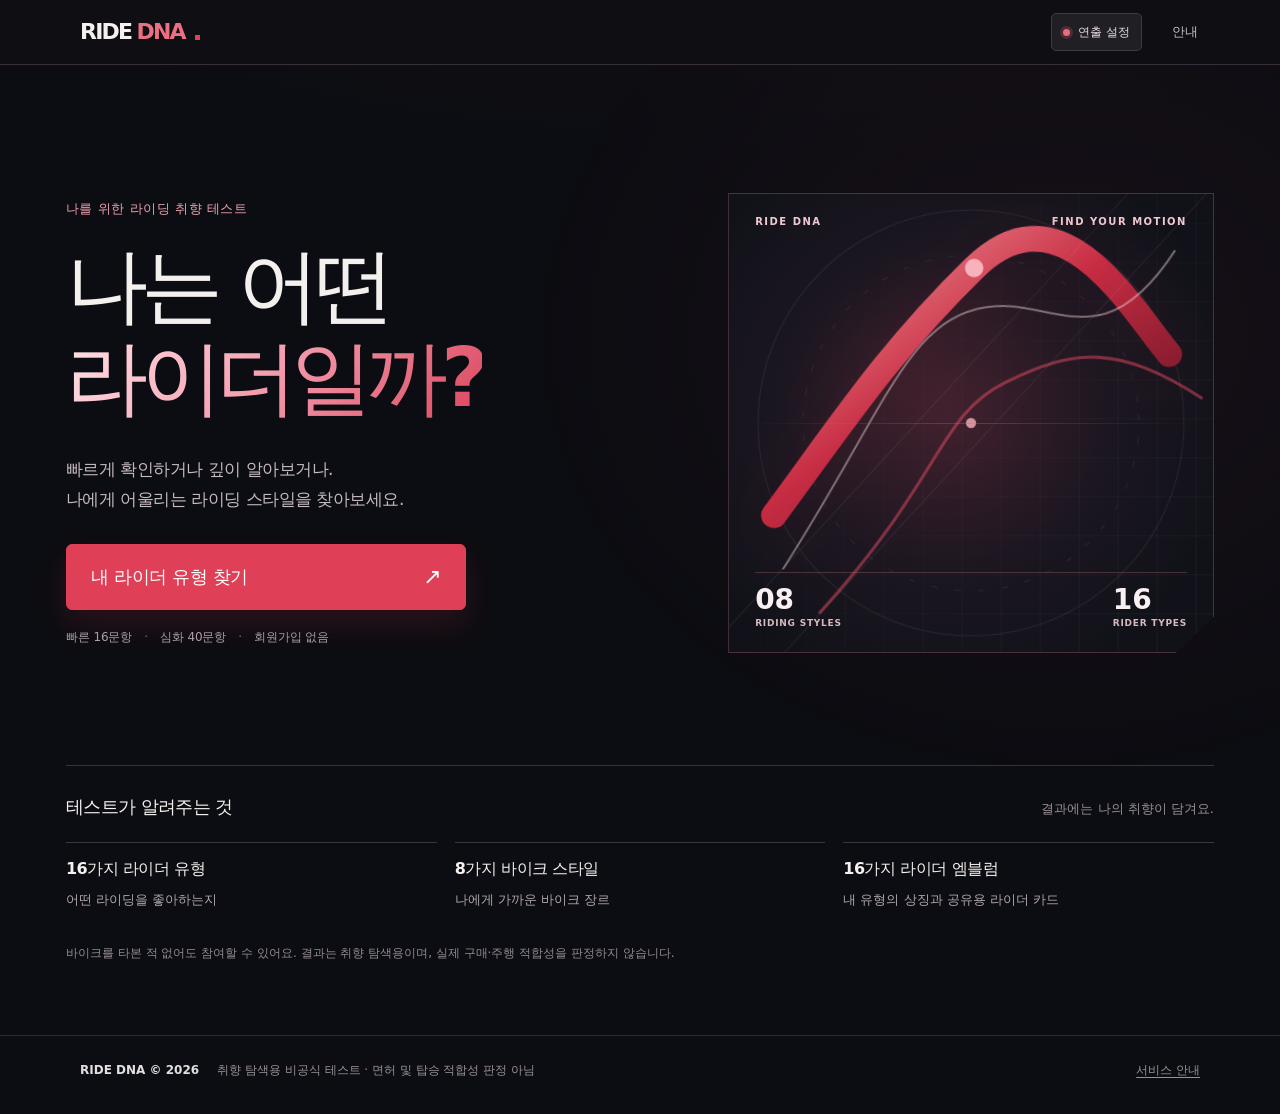
<file: index.html>
<!doctype html>
<html lang="ko">
<head>
  <meta charset="utf-8">
  <meta name="viewport" content="width=device-width, initial-scale=1, viewport-fit=cover">
  <meta http-equiv="Content-Security-Policy" content="default-src 'self'; base-uri 'self'; object-src 'none'; script-src 'self' https://t1.kakaocdn.net; style-src 'self'; img-src 'self' data: https://*.kakao.com https://*.kakaocdn.net; font-src 'self'; connect-src 'self' https://*.kakao.com https://*.kakaocdn.net; frame-src https://*.kakao.com https://*.kakaocdn.net; form-action 'self'; upgrade-insecure-requests"><meta name="theme-color" content="#0c0d12"><meta name="color-scheme" content="dark">
  <meta name="description" content="나는 어떤 라이더일까? 빠른 검사 16문항과 심화 검사 40문항으로 라이딩 취향과 어울리는 바이크 스타일을 알아보세요. 무료 · 회원가입 없음.">
  <meta property="og:title" content="RIDE DNA | 나는 어떤 라이더일까?">
  <meta property="og:description" content="빠른 검사와 심화 검사 중 선택하세요. 라이더 유형, 바이크 스타일, 나만의 라이더 엠블럼과 결과 카드까지.">
  <meta property="og:type" content="website">
  <meta property="og:image" content="https://1m58ine.github.io/Ride-DNA/assets/social-preview.jpg">
  <meta name="twitter:card" content="summary_large_image">
  <link rel="icon" href="./assets/favicon.svg" type="image/svg+xml">
  <link rel="stylesheet" href="./styles.css?v=1.9.0">
  <script src="./config.js?v=1.9.0" defer></script>
  <script src="./card-renderer.js?v=1.9.0" defer></script>
  <script src="./app.js?v=1.9.0" defer></script>
  <noscript><style>body:before{content:"RIDE DNA 테스트를 이용하려면 브라우저의 JavaScript 기능이 필요합니다.";display:block;background:#e1d4d4;color:#18181b;text-align:center;padding:15px}</style></noscript>
  <title>RIDE DNA — 나의 라이더 유형</title>
</head>
<body>
<a class="skip-link" href="#main">본문 바로가기</a>
<header class="header" id="header">
  <button class="brand" type="button" data-action="home" aria-label="RIDE DNA 홈으로">RIDE <span>DNA</span><i aria-hidden="true"></i></button>
  <div class="header-controls"><button class="motion-settings-toggle" type="button" id="motion-settings-button" aria-label="애니메이션 설정 열기"><span class="motion-led" aria-hidden="true"></span> 연출 설정</button><a class="header-info" href="./about.html">안내</a></div>
</header>
<main id="main">
  <section id="home-screen" class="screen home-screen" aria-labelledby="home-title">
    <div class="hero">
      <div class="hero-copy">
        <p class="hero-overline">나를 위한 라이딩 취향 테스트</p>
        <h1 id="home-title">나는 어떤<br><span>라이더일까?</span></h1>
        <p class="hero-sub">빠르게 확인하거나 깊이 알아보거나.<br class="desktop-break"> 나에게 어울리는 라이딩 스타일을 찾아보세요.</p>
        <button type="button" class="btn-primary hero-start" data-action="choose">
          <span id="hero-cta-label">내 라이더 유형 찾기</span><span class="cta-arrow" aria-hidden="true">↗</span>
        </button>
        <div class="hero-meta"><span>빠른 16문항</span><span>심화 40문항</span><span>회원가입 없음</span></div>
        <button type="button" id="hero-reset" data-action="restart" class="hero-reset" hidden>처음부터 다시 시작</button>
      </div>
      <div class="hero-visual" id="hero-reactive" aria-hidden="true"><span class="velocity-burst"></span>
        <div class="hero-visual-top"><span>RIDE DNA</span><span>FIND YOUR MOTION</span></div>
        <svg viewBox="0 0 520 520" class="hero-speedmark" focusable="false">
          <defs><linearGradient id="heroGlint" x1="0" x2="1" y1="0" y2="1"><stop stop-color="#f9a5a5"/><stop offset=".47" stop-color="#c72c43"/><stop offset="1" stop-color="#56101e"/></linearGradient></defs>
          <circle cx="260" cy="260" r="208" fill="none" stroke="#ffffff" stroke-opacity=".08" stroke-width="1"/>
          <circle cx="260" cy="260" r="164" fill="none" stroke="#ffffff" stroke-opacity=".08" stroke-width="1" stroke-dasharray="6 17"/>
          <path d="M63 340 C130 259 182 187 271 109 S419 152 457 203" fill="none" stroke="url(#heroGlint)" stroke-width="25" stroke-linecap="round"/>
          <path d="M69 393 C175 245 201 163 272 149 S388 212 468 102" fill="none" stroke="#f7d7db" stroke-opacity=".45" stroke-width="2"/>
          <path d="M102 438 C230 312 228 251 296 222 S407 190 487 248" fill="none" stroke="#e44b62" stroke-opacity=".5" stroke-width="3"/>
          <circle cx="271" cy="109" r="9" fill="#f7b2bb"/><circle cx="260" cy="260" r="5" fill="#f7b2bb" opacity=".8"/>
          <path d="M0 460 L470 0 M40 500 L510 40" stroke="#fff" stroke-opacity=".07" stroke-width="1"/>
        </svg>
        <div class="hero-visual-bottom"><span class="hero-visual-number">08 <small>RIDING STYLES</small></span><span class="hero-visual-number">16 <small>RIDER TYPES</small></span></div>
      </div>
    </div>
    <section class="home-summary" aria-labelledby="summary-title">
      <div class="summary-heading"><h2 id="summary-title">테스트가 알려주는 것</h2><p>결과에는 나의 취향이 담겨요.</p></div>
      <div class="summary-items">
        <div><strong>16가지 라이더 유형</strong><p>어떤 라이딩을 좋아하는지</p></div>
        <div><strong>8가지 바이크 스타일</strong><p>나에게 가까운 바이크 장르</p></div>
        <div><strong>16가지 라이더 엠블럼</strong><p>내 유형의 상징과 공유용 라이더 카드</p></div>
      </div>
      <p class="summary-footnote">바이크를 타본 적 없어도 참여할 수 있어요. 결과는 취향 탐색용이며, 실제 구매·주행 적합성을 판정하지 않습니다.</p>
    </section>
  </section>

  <section id="choose-screen" class="screen choose-screen" aria-labelledby="choose-title" hidden>
    <div class="choice-nav"><button type="button" class="text-back" data-action="home">← 메인으로</button><span>RIDE DNA</span></div>
    <p class="choice-kicker">테스트 방식 선택</p>
    <h1 id="choose-title" tabindex="-1" data-autofocus>어떻게 알아볼까요?</h1>
    <p class="choice-description">내가 원하는 깊이만큼. 두 방식 모두 무료이며, 라이딩 경험이 없어도 참여할 수 있어요.</p>
    <div class="mode-options">
      <button class="mode-card" type="button" data-action="quick"><span class="mode-icon">01</span><span class="mode-art mode-art-quick" aria-hidden="true"><i></i><i></i><i></i></span><strong>빠른 유형 찾기</strong><small>가볍게 알아보는 나의 라이더 성향</small><span class="mode-footer">16문항 · 약 3분 <b aria-hidden="true">↗</b></span></button>
      <button class="mode-card" type="button" data-action="deep"><span class="mode-icon">02</span><span class="mode-art mode-art-deep" aria-hidden="true"><i></i><i></i><i></i></span><strong>진지한 유형 찾기</strong><small>5단계 선택으로 취향의 강도를 알아보는 심화 검사</small><span class="mode-footer">40문항 · 추가 24문항은 5단계 응답 <b aria-hidden="true">↗</b></span></button>
    </div>
    <div id="continue-box" class="continue-box" hidden><span id="resume-description"></span><button type="button" class="btn-ghost" data-action="resume">이어하기 →</button></div>
    <p class="choice-footnote">빠른 검사 16문항은 그대로 유지해요. 심화 검사는 추가 24문항을 5단계로 답하며, 바로 이어할 수 있어요.</p>
  </section>

  <section id="quiz-screen" class="screen quiz-screen" aria-label="라이딩 성향 테스트" hidden>
    <div class="quiz-topline"><button type="button" class="text-back" id="quiz-exit">← 나가기</button><div class="quiz-steps"><span id="quiz-stage">라이더 성향</span><strong id="quiz-progress-label">01 / 20</strong></div></div>
    <div class="road-progress">
      <svg class="road-progress-art" id="road-progress-art" viewBox="0 0 700 26" preserveAspectRatio="none" aria-hidden="true"><path class="road-guide" d="M1 17 L130 17 L176 8 L254 8 L289 19 L390 19 L453 7 L516 7 L570 17 L699 17"/><path class="road-active" id="road-active" d="M1 17 L130 17 L176 8 L254 8 L289 19 L390 19 L453 7 L516 7 L570 17 L699 17"/><circle class="road-marker" id="road-marker" r="5" cx="1" cy="17"/></svg>
      <div class="progress-track" role="progressbar" aria-label="테스트 진행률" aria-valuemin="0" aria-valuemax="100" aria-valuenow="0" id="quiz-progress"><span id="quiz-progress-fill"></span></div>
    </div>
    <div class="quiz-body"><div class="question-stamp" aria-hidden="true"><span id="question-stamp-label">RIDER / 01</span><svg viewBox="0 0 96 34"><path d="M3 26 H25 L40 7 H53 L71 26 H94" fill="none" stroke="currentColor" stroke-width="2"/><circle cx="71" cy="26" r="4" fill="currentColor"/></svg></div><p class="question-category" id="question-category"></p><h2 id="question-title" tabindex="-1"></h2><p class="question-hint" id="question-hint"></p><div class="answers" id="answers" role="group" aria-label="답변 선택"></div></div>
    <div class="quiz-footer"><button id="quiz-prev" class="btn-back" type="button">← 이전 질문</button><span id="quiz-helper">답변을 누르면 다음 질문으로 넘어갑니다.</span></div>
  </section>

  <section id="result-screen" class="screen result-screen" aria-labelledby="result-title" hidden>
    <div class="result-top"><span id="result-mode">나의 라이더 테스트 결과</span><button type="button" class="text-back" data-action="restart">처음부터 다시 ↗</button></div>
    <div class="result-header">
      <div class="result-hero-grid">
        <div class="result-hero-copy">
          <div class="identity-head"><div><p class="result-kicker">나의 라이더 유형</p><p class="result-serial" id="result-serial"></p></div><div class="identity-mark" aria-hidden="true"><svg id="result-emblem" viewBox="0 0 320 320"></svg></div></div>
          <h1 id="result-title" tabindex="-1"></h1>
          <p class="result-english" id="result-english"></p>
          <p class="result-description" id="result-description"></p><button type="button" id="atlas-entry" class="atlas-entry">16가지 라이더 유형 살펴보기 <span aria-hidden="true">↗</span></button>
        </div>
        <section class="genre-spotlight" aria-labelledby="spotlight-title">
          <div class="spotlight-head"><span>YOUR MOTORCYCLE MATCH</span><span id="spotlight-rank">01 / 02</span></div>
          <svg id="genre-art-svg" class="genre-art-svg" viewBox="0 0 480 345" role="img" aria-label="추천 장르를 추상적으로 표현한 장면"></svg>
          <div class="spotlight-caption"><div><span id="spotlight-label">TOP PICK</span><strong id="spotlight-title"></strong><p id="spotlight-description"></p></div><div class="spotlight-nav"><button type="button" id="spotlight-prev" aria-label="첫 번째 추천 장르 보기">←</button><button type="button" id="spotlight-next" aria-label="두 번째 추천 장르 보기">→</button></div></div>
        </section>
      </div>
      <div class="result-highlight" aria-label="바이크 스타일 추천 요약">
        <div class="result-highlight-major"><span>나와 가장 가까운 바이크</span><strong id="result-best-genre"></strong></div>
        <div class="result-highlight-minor"><span>함께 추천하는 스타일</span><strong id="result-next-genre"></strong></div>
      </div>
      <div class="result-actions"><button type="button" id="share-button" class="btn-primary">결과 공유하기 <span aria-hidden="true">↗</span></button><button type="button" id="image-button" class="btn-ghost">라이더 카드 만들기 <span aria-hidden="true">▣</span></button></div>
      <div class="result-signature-panel"><div class="signature-copy"><span class="signature-eyebrow">DNA SIGNATURE / 8 AXES</span><strong>취향을 닮은 하나의 선.</strong><p>8가지 라이딩 취향으로 생성된 고유한 패턴이에요.</p><button type="button" id="signature-inspect" class="signature-inspect" aria-expanded="false" aria-controls="signature-axis-list">패턴 자세히 보기 <span aria-hidden="true">↗</span></button></div>
        <div class="dna-signature" aria-label="라이딩 취향 8가지 지표를 표현한 DNA 시각 패턴"><div class="signature-label"><span>YOUR SIGNATURE</span><i aria-hidden="true"></i></div><svg id="dna-signature-svg" class="dna-svg" viewBox="0 0 220 220" role="img" aria-label="8가지 라이딩 취향 지표에 따라 만들어진 도형"></svg><span class="signature-footnote">나의 여덟 가지 라이딩 취향</span></div>
        <div id="signature-axis-list" class="signature-axis-list" hidden></div>
      </div>
      <button type="button" id="duo-button" class="duo-entry"><span><strong>친구와 라이딩 취향 비교</strong><small>RIDER DUO · 서로의 공통점과 차이점</small></span><span aria-hidden="true">→</span></button>
      <p id="share-feedback" class="feedback" role="status"></p>
    </div>
    <section id="result-deep-cta" class="upgrade-strip" hidden><div><strong>조금 더 자세하게 알아볼까요?</strong><p>16개 답변을 그대로 유지하고, 추가 24문항을 5단계로 답하며 취향의 강도를 살펴보세요.</p></div><button type="button" class="btn-ghost" data-action="upgrade">심화 분석 이어하기 →</button></section>
    <p id="result-insight" class="result-insight"></p>
    <div id="shared-note" class="shared-note" hidden>이것은 공유된 결과 요약이에요. 자세한 취향은 직접 테스트한 뒤 확인할 수 있어요.</div>
    <details id="result-details" class="reveal-panel">
      <summary><span>취향 분석 자세히 보기</span><span class="reveal-arrow" aria-hidden="true">⌄</span></summary>
      <div class="result-grid">
        <div class="result-card"><div class="block-heading"><span>바이크 스타일</span><h2>바이크 장르 비교</h2></div><div id="genre-results"></div><p class="fine-print">점수는 응답에 대한 자체 취향 일치 지표로, 안전성·구매 적합도나 통계적 정확도를 나타내지 않습니다.</p></div>
        <div class="result-card"><div class="block-heading"><span>취향 키워드</span><h2>내가 중요하게 여기는 것</h2></div><div id="axis-results"></div><p class="fine-print" id="axis-note">응답에서 상대적으로 자주 나타난 선호입니다.</p></div>
      </div>
    </details>
    <div id="result-extra-analysis" class="deep-analysis" hidden><strong>심화 결과를 읽는 방법</strong><p id="deep-plus"></p></div>
    <details class="reveal-panel models-reveal"><summary><span>관련 바이크 모델 예시</span><span class="reveal-arrow" aria-hidden="true">⌄</span></summary><div class="models-section"><div id="model-examples"></div><p class="fine-print">표시된 기종은 장르 이해를 위한 참고 예시입니다. 가격·판매 여부·면허·신체 적합성은 별도로 확인해야 합니다.</p></div></details>
    <div class="result-bottom"><button type="button" class="btn-plain" data-action="restart">다시 테스트하기 ↗</button></div>
  </section>

  <section id="duo-screen" class="screen duo-screen" aria-labelledby="duo-title" hidden>
    <div class="duo-head"><button type="button" class="text-back" data-action="result">← 결과로</button><span>RIDER DUO</span></div>
    <p class="choice-kicker">두 사람의 라이딩 취향</p><h1 id="duo-title" tabindex="-1" data-autofocus>함께 달리면<br>어떤 조합일까?</h1>
    <p class="choice-description">한 사람의 결과가 다른 사람의 답은 아니에요. 서로의 선호를 비교하는 놀이입니다.</p>
    <div class="duo-pair"><div class="duo-person"><span>MY RIDER</span><h2 id="duo-my-type"></h2><p id="duo-my-genre"></p></div><div class="duo-versus" aria-hidden="true">+</div><div class="duo-person"><span>FRIEND</span><h2 id="duo-friend-type"></h2><p id="duo-friend-genre"></p></div></div>
    <div class="duo-findings"><h2 id="duo-match-heading"></h2><p id="duo-match-description"></p><div class="duo-chips" id="duo-common"></div></div>
    <p class="fine-print">이 분석은 공유된 상위 두 장르만 비교하며 성격·실제 동행 안전성·궁합의 정확도를 판단하지 않습니다.</p>
    <button type="button" id="duo-share-button" class="btn-primary duo-bottom">친구에게 내 결과 보내기 ↗</button>
  </section>

</main>
<footer class="footer"><span>RIDE DNA © 2026</span><p>취향 탐색용 비공식 테스트 · 면허 및 탑승 적합성 판정 아님</p><a href="./about.html">서비스 안내</a></footer>
<dialog id="exit-dialog" class="exit-dialog" aria-labelledby="exit-title"><h2 id="exit-title">잠시 나갈까요?</h2><p>지금까지 선택한 답변은 이 브라우저에 저장돼요. 나중에 이어서 할 수 있어요.</p><div><button type="button" id="exit-cancel" class="btn-ghost">계속하기</button><button type="button" id="exit-confirm" class="btn-primary">나가기</button></div></dialog>
<dialog id="share-dialog" class="share-dialog" aria-labelledby="share-title">
  <div class="sheet-top"><div><span class="micro-label">RIDE DNA / SHARE</span><h2 id="share-title">결과 공유하기</h2></div><button class="sheet-close" type="button" data-close="share-dialog" aria-label="닫기">×</button></div>
  <div class="share-mini"><span>나의 라이더 유형</span><strong id="share-summary-type"></strong><small id="share-summary-genre"></small></div>
  <label class="sheet-toggle"><input id="share-duo" type="checkbox"><span>친구와 비교하도록 초대<small>친구가 자기 검사를 완료한 뒤 비교할 수 있어요.</small></span></label>
  <p id="kakao-unconfigured" class="kakao-info" hidden>카카오톡 직접 공유는 사이트 운영자의 카카오 JavaScript 키 등록 후 사용할 수 있습니다. 그전에는 기기 공유 메뉴에서 카카오톡을 선택하세요.</p>
  <button type="button" id="share-kakao" class="share-option kakao"><span class="kakao-mark" aria-hidden="true">●</span> 카카오톡으로 공유 <span aria-hidden="true">↗</span></button>
  <div class="share-option-grid"><button type="button" id="share-native" class="share-option">기기 공유 메뉴</button><button type="button" id="share-copy" class="share-option">링크 복사</button></div>
  <button type="button" id="share-open-studio" class="share-suboption">결과 이미지 만들기 →</button>
  <p id="share-dialog-feedback" class="feedback" role="status"></p>
</dialog>
<dialog id="studio-dialog" class="studio-dialog" aria-labelledby="studio-title">
 <div class="sheet-top"><div><span class="micro-label">RIDE DNA / RIDER ID</span><h2 id="studio-title">라이더 카드 만들기</h2></div><button class="sheet-close" type="button" data-close="studio-dialog" aria-label="닫기">×</button></div>
 <div class="studio-layout"><div class="studio-preview"><div class="studio-flip-frame" id="studio-flip-frame"><canvas id="studio-canvas" width="1080" height="1350" role="img" aria-label="라이더 카드 미리보기"></canvas><div class="studio-light" aria-hidden="true"></div></div><button class="studio-flip-button" id="studio-flip" type="button" aria-label="카드 뒷면 보기">↻ 카드 뒤집기 <small id="studio-face-text">앞면</small></button></div><div class="studio-controls">
 <fieldset class="studio-theme"><legend>카드 디자인</legend><div class="studio-theme-grid"><label><input type="radio" name="studio-theme" value="noir"><span class="theme-swatch theme-noir" aria-hidden="true"></span><strong>NOIR PREMIUM</strong></label><label><input type="radio" name="studio-theme" value="velocity" checked><span class="theme-swatch theme-velocity" aria-hidden="true"></span><strong>VELOCITY</strong></label><label><input type="radio" name="studio-theme" value="signature"><span class="theme-swatch theme-signature" aria-hidden="true"></span><strong>DNA FORGE</strong></label></div><p class="studio-edition-description" id="studio-edition-description">VELOCITY · 레이싱 그래픽과 강렬한 대형 엠블럼</p></fieldset>
 <fieldset><legend>이미지 비율</legend><div class="studio-radios"><label><input type="radio" name="studio-size" value="feed" checked>피드 4:5</label><label><input type="radio" name="studio-size" value="story">스토리 9:16</label><label><input type="radio" name="studio-size" value="square">정사각 1:1</label></div></fieldset>
 <div class="studio-save"><button type="button" id="studio-download" class="btn-primary">PNG 이미지 저장 ↓</button><button type="button" id="studio-native" class="btn-ghost">다른 앱으로 보내기 ↗</button></div>
 <p class="fine-print">앞면은 라이더 상징, 뒷면은 실제 취향 분석 · 1080px PNG · 외부 서버 업로드 없음</p><p class="feedback" id="studio-feedback" role="status"></p></div></div>
</dialog>
<dialog id="motion-dialog" class="motion-dialog" aria-labelledby="motion-title">
  <div class="sheet-top"><div><span class="micro-label">RIDE DNA / MOTION</span><h2 id="motion-title">화면 연출 설정</h2></div><button type="button" class="sheet-close" data-close="motion-dialog" aria-label="닫기">×</button></div>
  <p class="motion-description">질문과 결과를 보여주는 방식을 선택하세요. 검사 결과는 바뀌지 않아요.</p>
  <fieldset class="motion-choices"><legend>애니메이션 강도</legend>
    <label><input type="radio" name="motion-mode" value="standard"><span><strong>기본</strong><small>질문은 짧고, 결과 공개는 선명하게</small></span></label>
    <label><input type="radio" name="motion-mode" value="full"><span><strong>화려하게</strong><small>빛과 선의 움직임을 더 강조</small></span></label>
    <label><input type="radio" name="motion-mode" value="off"><span><strong>움직임 끄기</strong><small>전환 연출 없이 바로 표시</small></span></label>
  </fieldset>
  <p id="motion-note" class="motion-note"></p>
  <button type="button" id="motion-close" class="btn-primary motion-done">확인</button>
</dialog>
<dialog id="atlas-dialog" class="atlas-dialog" aria-labelledby="atlas-title"><div class="sheet-top"><div><span class="micro-label">RIDE DNA / RIDER ARCHIVE</span><h2 id="atlas-title">16가지 라이더 유형</h2></div><button type="button" class="sheet-close" data-close="atlas-dialog" aria-label="닫기">×</button></div><p class="atlas-note">엠블럼을 선택해 다른 라이더 유형을 둘러보세요. 내 검사 결과는 바뀌지 않아요.</p><div class="atlas-layout"><div id="atlas-grid" class="atlas-grid" role="group" aria-label="라이더 유형 선택"></div><section class="atlas-detail" aria-live="polite"><svg id="atlas-emblem" viewBox="0 0 320 320" role="img" aria-label="선택한 라이더 유형 엠블럼"></svg><span id="atlas-code" class="micro-label"></span><h3 id="atlas-name"></h3><p id="atlas-english"></p><p id="atlas-description"></p></section></div></dialog>
<div id="reveal-overlay" class="reveal-overlay" role="dialog" aria-modal="true" aria-labelledby="reveal-heading" hidden>
  <div class="reveal-inner">
    <span class="reveal-overline">RIDE DNA · ANALYSIS COMPLETE</span>
    <svg id="reveal-signature-svg" class="reveal-signature-svg" viewBox="0 0 320 320" aria-hidden="true"></svg><span class="reveal-impact-line" aria-hidden="true"></span>
    <div class="reveal-rule" aria-hidden="true"><i></i></div>
    <h2 id="reveal-heading">당신의 라이더 유형</h2>
    <p id="reveal-type" class="reveal-type"></p>
    <p id="reveal-genre" class="reveal-genre"></p>
    <button id="reveal-skip" type="button" class="reveal-skip">바로 결과 보기 ↗</button>
  </div>
</div>
<div id="toast" role="status" aria-live="polite" class="toast" hidden></div>
</body>
</html>
</file>
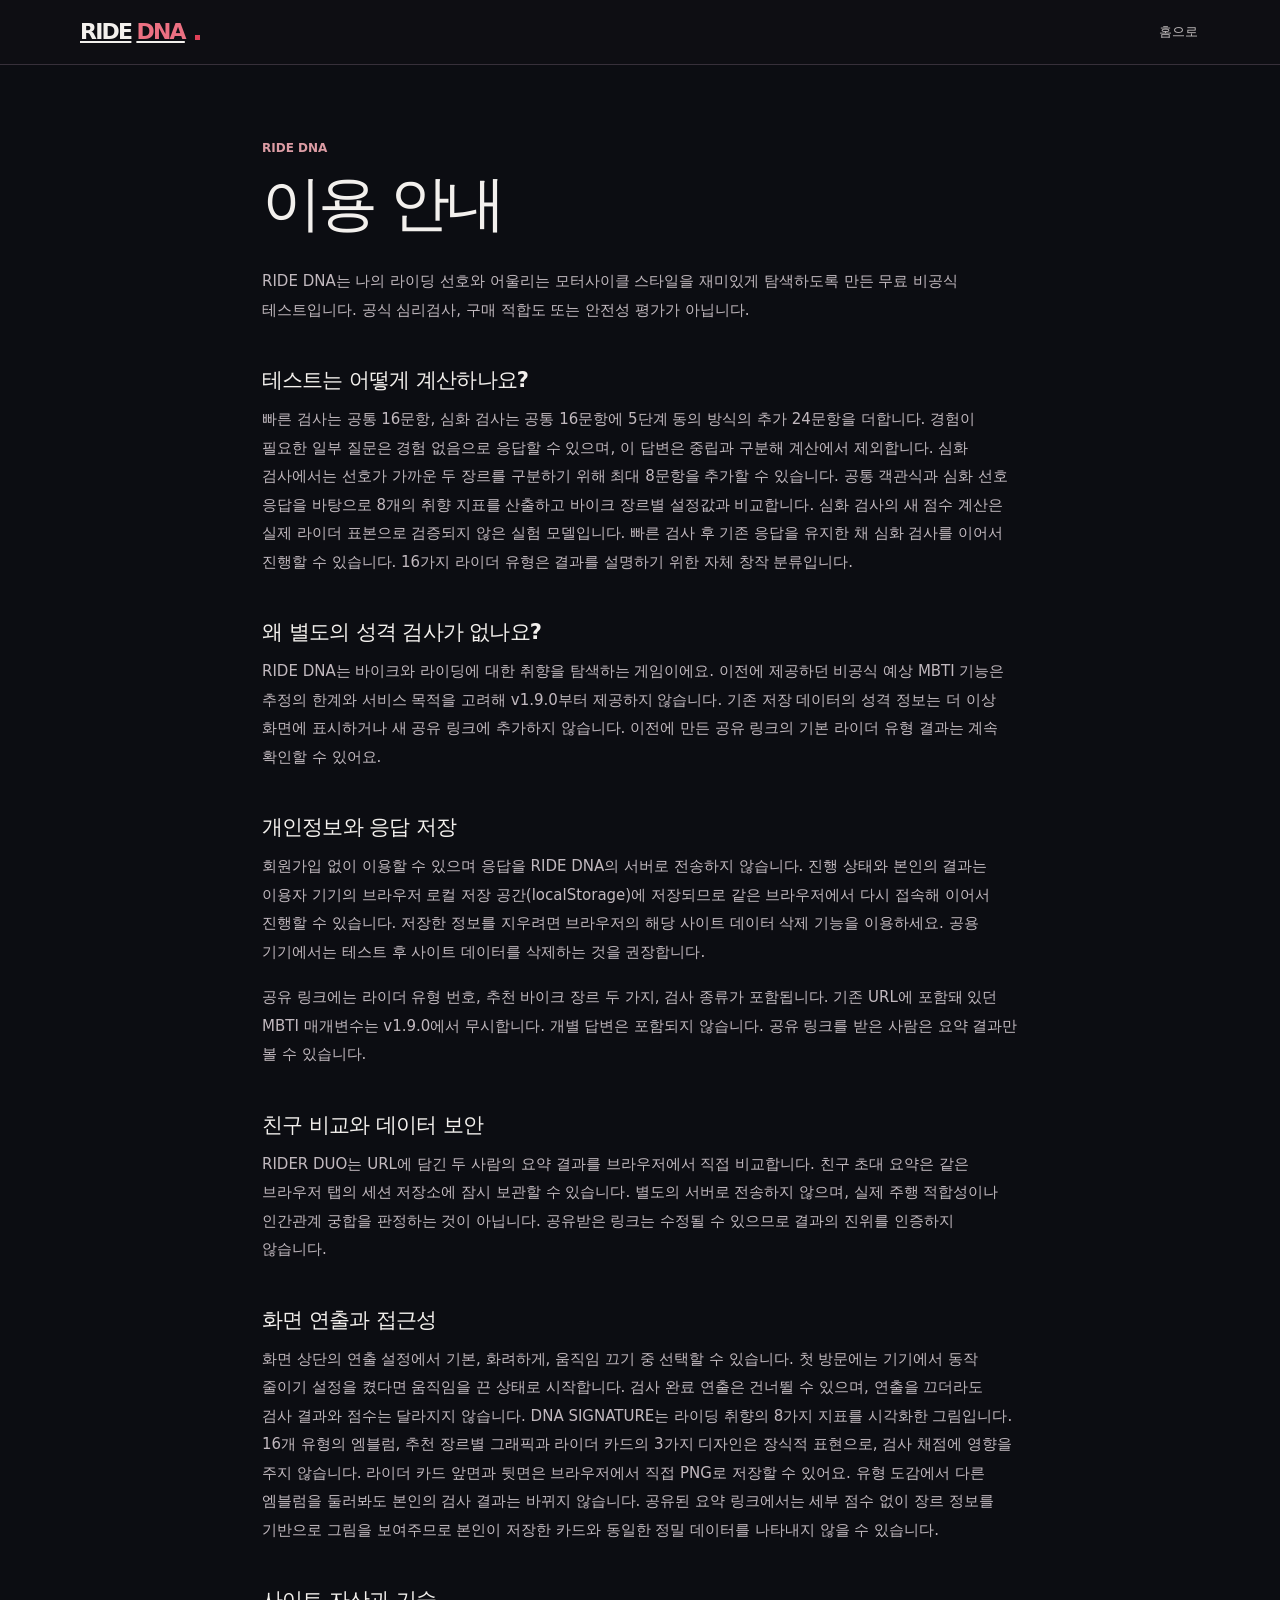
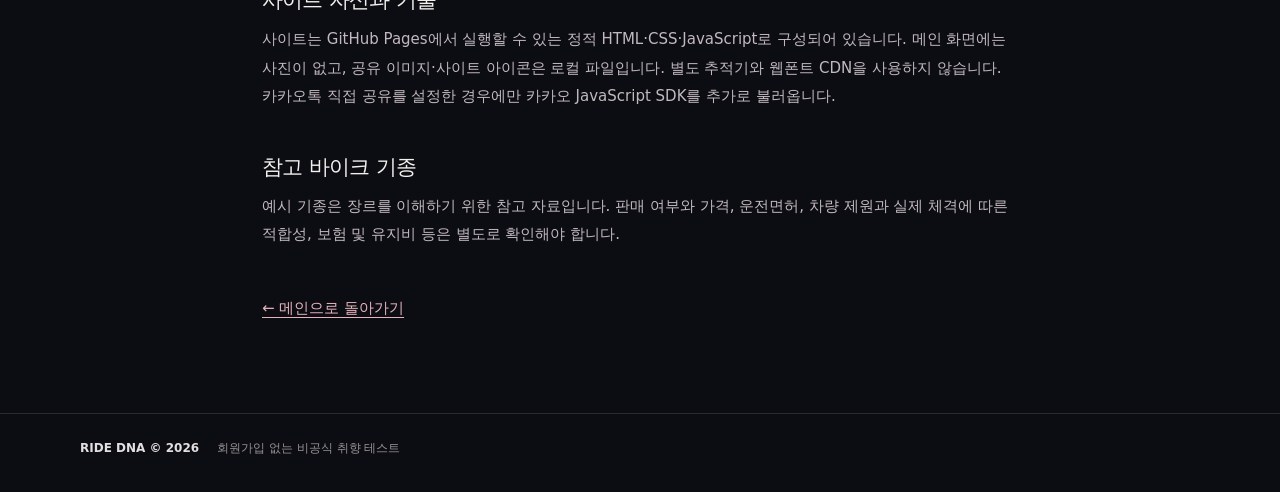
<file: about.html>
<!doctype html>
<html lang="ko"><head>
<meta charset="utf-8"><meta name="viewport" content="width=device-width,initial-scale=1,viewport-fit=cover"><meta http-equiv="Content-Security-Policy" content="default-src 'self'; base-uri 'self'; object-src 'none'; script-src 'self'; style-src 'self'; img-src 'self' data:; connect-src 'self'; form-action 'self'; upgrade-insecure-requests"><meta name="theme-color" content="#0c0d12">
<title>이용 안내 — RIDE DNA</title><link rel="icon" href="./assets/favicon.svg" type="image/svg+xml"><link rel="stylesheet" href="./styles.css?v=1.8.0">
<link rel="stylesheet" href="./about.css?v=1.8.0"></head>
<body><header class="header"><a class="brand" href="./index.html" >RIDE <span>DNA</span><i aria-hidden="true"></i></a><a class="header-info" href="./index.html">홈으로</a></header>
<main class="info-page"><span class="micro-label">RIDE DNA</span><h1>이용 안내</h1>
<p>RIDE DNA는 나의 라이딩 선호와 어울리는 모터사이클 스타일을 재미있게 탐색하도록 만든 무료 비공식 테스트입니다. 공식 심리검사, 구매 적합도 또는 안전성 평가가 아닙니다.</p>
<h2>테스트는 어떻게 계산하나요?</h2><p>빠른 검사는 공통 16문항, 심화 검사는 공통 16문항에 5단계 동의 방식의 추가 24문항을 더합니다. 경험이 필요한 일부 질문은 경험 없음으로 응답할 수 있으며, 이 답변은 중립과 구분해 계산에서 제외합니다. 심화 검사에서는 선호가 가까운 두 장르를 구분하기 위해 최대 8문항을 추가할 수 있습니다. 공통 객관식과 심화 선호 응답을 바탕으로 8개의 취향 지표를 산출하고 바이크 장르별 설정값과 비교합니다. 심화 검사의 새 점수 계산은 실제 라이더 표본으로 검증되지 않은 실험 모델입니다. 빠른 검사 후 기존 응답을 유지한 채 심화 검사를 이어서 진행할 수 있습니다. 16가지 라이더 유형은 결과를 설명하기 위한 자체 창작 분류입니다.</p>
<h2>왜 별도의 성격 검사가 없나요?</h2><p>RIDE DNA는 바이크와 라이딩에 대한 취향을 탐색하는 게임이에요. 이전에 제공하던 비공식 예상 MBTI 기능은 추정의 한계와 서비스 목적을 고려해 v1.9.0부터 제공하지 않습니다. 기존 저장 데이터의 성격 정보는 더 이상 화면에 표시하거나 새 공유 링크에 추가하지 않습니다. 이전에 만든 공유 링크의 기본 라이더 유형 결과는 계속 확인할 수 있어요.</p>
<h2>개인정보와 응답 저장</h2><p>회원가입 없이 이용할 수 있으며 응답을 RIDE DNA의 서버로 전송하지 않습니다. 진행 상태와 본인의 결과는 이용자 기기의 브라우저 로컬 저장 공간(localStorage)에 저장되므로 같은 브라우저에서 다시 접속해 이어서 진행할 수 있습니다. 저장한 정보를 지우려면 브라우저의 해당 사이트 데이터 삭제 기능을 이용하세요. 공용 기기에서는 테스트 후 사이트 데이터를 삭제하는 것을 권장합니다.</p>
<p>공유 링크에는 라이더 유형 번호, 추천 바이크 장르 두 가지, 검사 종류가 포함됩니다. 기존 URL에 포함돼 있던 MBTI 매개변수는 v1.9.0에서 무시합니다. 개별 답변은 포함되지 않습니다. 공유 링크를 받은 사람은 요약 결과만 볼 수 있습니다.</p>
<h2>친구 비교와 데이터 보안</h2><p>RIDER DUO는 URL에 담긴 두 사람의 요약 결과를 브라우저에서 직접 비교합니다. 친구 초대 요약은 같은 브라우저 탭의 세션 저장소에 잠시 보관할 수 있습니다. 별도의 서버로 전송하지 않으며, 실제 주행 적합성이나 인간관계 궁합을 판정하는 것이 아닙니다. 공유받은 링크는 수정될 수 있으므로 결과의 진위를 인증하지 않습니다.</p>
<h2>화면 연출과 접근성</h2><p>화면 상단의 연출 설정에서 기본, 화려하게, 움직임 끄기 중 선택할 수 있습니다. 첫 방문에는 기기에서 동작 줄이기 설정을 켰다면 움직임을 끈 상태로 시작합니다. 검사 완료 연출은 건너뛸 수 있으며, 연출을 끄더라도 검사 결과와 점수는 달라지지 않습니다. DNA SIGNATURE는 라이딩 취향의 8가지 지표를 시각화한 그림입니다. 16개 유형의 엠블럼, 추천 장르별 그래픽과 라이더 카드의 3가지 디자인은 장식적 표현으로, 검사 채점에 영향을 주지 않습니다. 라이더 카드 앞면과 뒷면은 브라우저에서 직접 PNG로 저장할 수 있어요. 유형 도감에서 다른 엠블럼을 둘러봐도 본인의 검사 결과는 바뀌지 않습니다. 공유된 요약 링크에서는 세부 점수 없이 장르 정보를 기반으로 그림을 보여주므로 본인이 저장한 카드와 동일한 정밀 데이터를 나타내지 않을 수 있습니다.</p>
<h2>사이트 자산과 기술</h2><p>사이트는 GitHub Pages에서 실행할 수 있는 정적 HTML·CSS·JavaScript로 구성되어 있습니다. 메인 화면에는 사진이 없고, 공유 이미지·사이트 아이콘은 로컬 파일입니다. 별도 추적기와 웹폰트 CDN을 사용하지 않습니다. 카카오톡 직접 공유를 설정한 경우에만 카카오 JavaScript SDK를 추가로 불러옵니다.</p>
<h2>참고 바이크 기종</h2><p>예시 기종은 장르를 이해하기 위한 참고 자료입니다. 판매 여부와 가격, 운전면허, 차량 제원과 실제 체격에 따른 적합성, 보험 및 유지비 등은 별도로 확인해야 합니다.</p>
<a class="back" href="./index.html">← 메인으로 돌아가기</a></main>
<footer class="footer"><span>RIDE DNA © 2026</span><p>회원가입 없는 비공식 취향 테스트</p></footer>
</body></html>
</file>
<file: styles.css>
/* RIDE DNA v1.2.0 — mobile-first editorial UI. All resources are local. */
:root {
  color-scheme: dark;
  --bg: #111114;
  --surface: #1b1b20;
  --surface-hi: #242329;
  --ink: #f3f0ed;
  --muted: #c0bbbd;
  --quiet: #969095;
  --line: #36343a;
  --red: #d23b4b;
  --red-press: #b42e3d;
  --focus: #fb9aa5;
  --layout: 1120px;
  background: var(--bg);
  color: var(--ink);
  font-family: -apple-system, BlinkMacSystemFont, 'Apple SD Gothic Neo', 'Pretendard', 'Noto Sans KR', 'Malgun Gothic', system-ui, sans-serif;
  font-synthesis: none;
  -webkit-text-size-adjust: 100%;
}
* { box-sizing: border-box; }
html { scroll-behavior: smooth; }
body { margin: 0; min-width: 320px; overflow-x: clip; }
a { color: inherit; }
button, input, select { font: inherit; }
button { cursor: pointer; color: inherit; -webkit-tap-highlight-color: transparent; }
button:disabled { opacity: .42; cursor: default; }
button:focus-visible, a:focus-visible, summary:focus-visible { outline: 3px solid var(--focus); outline-offset: 4px; }
[hidden] { display: none !important; }
::selection { background: #a73445; color: white; }
.skip-link { position: fixed; top: -100px; left: 12px; z-index: 99; padding: 12px 18px; background: #fff; color: #111; }
.skip-link:focus { top: 12px; }

/* The header is quiet; the start action exists only in the hero. */
.header {
  height: 65px;
  display: flex;
  justify-content: space-between;
  align-items: center;
  padding-inline: max(24px, calc((100vw - var(--layout)) / 2));
  border-bottom: 1px solid #2a292e;
}
.brand {
  display: inline-flex; align-items: baseline; gap: 5px;
  background: none; border: 0; padding: 12px 0;
  font-size: 22px; font-weight: 850; letter-spacing: -.09em; line-height: 1;
}
.brand span { color: #b5afb2; }
.brand i { width: 5px; height: 5px; background: var(--red); margin-left: 5px; align-self: flex-end; margin-bottom: 3px; }
.header-info { display: inline-flex; align-items: center; min-height: 44px; padding: 8px 2px 8px 12px; color: #c4bfc0; font-size: 13px; text-decoration: none; }
.header-info:hover { color: white; }
.screen { min-height: calc(100svh - 136px); }

/* The hero is composition, not an illustration placeholder. */
.home-screen { width: 100%; }
.hero {
  max-width: var(--layout); margin: 0 auto;
  display: block;
  padding: clamp(90px, 13svh, 150px) 0 clamp(70px, 10svh, 115px);
}
.hero-copy { min-width: 0; max-width: 860px; }
.hero-overline { margin: 0 0 25px; color: #d5cdd0; font-size: 14px; font-weight: 510; letter-spacing: -.025em; }
.hero h1 { font-size: clamp(68px, 7.8vw, 103px); line-height: 1.105; font-weight: 770; letter-spacing: -.082em; margin: 0; word-break: keep-all; }
.hero h1 span { font-weight: 560; }
.hero-sub { color: var(--muted); margin: 33px 0 31px; font-size: clamp(16px, 1.65vw, 18px); line-height: 1.8; letter-spacing: -.03em; word-break: keep-all; }
.btn-primary { min-height: 54px; border: 1px solid var(--red); background: var(--red); color: #fff; font-weight: 740; font-size: 15px; padding: 13px 19px; border-radius: 6px; transition: background .15s, border-color .15s, transform .15s; }
.btn-primary:hover { background: #c23647; border-color: #c23647; }
.btn-primary:active { background: var(--red-press); transform: translateY(1px); }
.hero-start { min-height: 68px; width: min(100%, 400px); display: flex; justify-content: space-between; align-items: center; gap: 20px; padding: 0 24px; font-size: 18px; letter-spacing: -.03em; }
.cta-arrow { font-size: 22px; font-weight: 440; line-height: 1; }
.hero-meta { margin-top: 19px; display: flex; gap: 0; color: #b4adb1; font-size: 12px; letter-spacing: -.01em; }
.hero-meta span + span::before { content: '·'; padding: 0 12px; color: #777178; }
.hero-reset { display: block; margin-top: 12px; padding: 9px 0; color: #c3b6bc; text-decoration: underline; text-underline-offset: 4px; border: 0; background: transparent; font-size: 13px; }
.hero-reset:hover { color: white; }
.home-summary { border-top: 1px solid var(--line); max-width: var(--layout); margin: 0 auto; padding: 29px 0 70px; }
.summary-heading { display: flex; gap: 20px; align-items: baseline; justify-content: space-between; margin-bottom: 23px; }
.summary-heading h2 { margin: 0; font-size: 18px; font-weight: 680; letter-spacing: -.04em; }
.summary-heading p { margin: 0; color: var(--quiet); font-size: 13px; }
.summary-items { display: grid; grid-template-columns: repeat(3, minmax(0, 1fr)); gap: 18px; }
.summary-items > div { border-top: 1px solid #3b373d; padding-top: 18px; }
.summary-items strong { display: block; font-size: 16px; font-weight: 690; letter-spacing: -.035em; }
.summary-items strong small { color: #bbb0b6; font-weight: 510; font-size: 12px; margin-left: 3px; }
.summary-items p { margin: 9px 0 0; color: #aea7ad; font-size: 13px; line-height: 1.7; word-break: keep-all; }
.summary-footnote { margin: 28px 0 0; font-size: 12px; line-height: 1.8; color: #918a90; }
.footer { max-width: 1600px; margin: 0 auto; padding: 25px max(24px, calc((100vw - var(--layout)) / 2)) 34px; border-top: 1px solid #2c292f; display: flex; gap: 18px; align-items: center; color: #989195; font-size: 12px; }
.footer span { color: #e3dfe0; font-weight: 750; white-space: nowrap; }
.footer p { margin: 0; flex: 1; line-height: 1.6; }
.footer a { text-underline-offset: 3px; white-space: nowrap; }

/* Question UI */
.quiz-screen, .mbti-screen, .manual-screen { max-width: 940px; margin: 0 auto; padding: 25px 26px 100px; }
.quiz-topline { display: flex; justify-content: space-between; align-items: center; gap: 16px; margin-bottom: 19px; }
.text-back, .btn-back { border: 0; background: none; color: #c4bdc0; font-size: 14px; min-height: 44px; padding: 10px 0; font-weight: 560; }
.text-back:hover, .btn-back:hover { color: white; }
.quiz-steps { display: flex; align-items: center; gap: 15px; font-size: 13px; color: #aba3a8; }
.quiz-steps strong { color: #f4edef; font-size: 15px; font-weight: 650; font-variant-numeric: tabular-nums; }
.progress-track { width: 100%; height: 3px; background: #403b41; overflow: hidden; }
.progress-track > span { height: 100%; width: 0; display: block; background: var(--red); transition: width .18s; }
.quiz-body { max-width: 720px; margin: clamp(43px, 6vw, 77px) auto 29px; }
.question-category { color: #e1a2a8; margin: 0 0 14px; font-size: 13px; font-weight: 680; }
.quiz-body h2 { margin: 0; font-size: clamp(30px, 4vw, 44px); font-weight: 710; line-height: 1.36; letter-spacing: -.055em; word-break: keep-all; }
.quiz-body h2:focus { outline: none; }
.question-hint { margin: 12px 0 30px; font-size: 14px; line-height: 1.7; color: #a7a0a5; word-break: keep-all; }
.answers { display: grid; grid-template-columns: repeat(2, minmax(0,1fr)); gap: 11px; }
.answer { position: relative; display: flex; align-items: center; width: 100%; min-height: 100px; padding: 21px 52px 21px 23px; border-radius: 6px; border: 1px solid #49444c; background: #1d1d22; color: #ece7e9; text-align: left; font-size: 16px; line-height: 1.55; letter-spacing: -.025em; font-weight: 550; word-break: keep-all; transition: background .13s, border-color .13s; }
.answer::after { content: ''; width: 17px; height: 17px; border: 1.5px solid #70666e; border-radius: 50%; position: absolute; right: 22px; top: calc(50% - 9px); transition: border-color .13s, box-shadow .13s; }
.answer:hover { background: #29252b; border-color: #a56b76; }
.answer:active { background: #38272e; }
.answer.chosen { background: #37232a; border-color: #e67a87; color: white; }
.answer.chosen::after { background: var(--red); border-color: #f3abb4; box-shadow: inset 0 0 0 4px #37232a; }
.quiz-footer { max-width: 720px; margin: auto; border-top: 1px solid #39343b; padding-top: 13px; display: flex; justify-content: space-between; align-items: center; gap: 20px; }
.quiz-footer span { font-size: 12px; color: #999096; }

/* Result: reveal the meaningful answer before secondary metrics. */
.result-screen { max-width: 1040px; margin: auto; padding: 23px 26px 82px; }
.result-top { display: flex; align-items: center; justify-content: space-between; gap: 10px; color: #aaa1a7; font-size: 13px; border-bottom: 1px solid var(--line); padding-bottom: 10px; }
.result-header { padding: clamp(44px, 6vw, 74px) 0 40px; }
.result-kicker { margin: 0 0 4px; color: #e4a0a8; font-size: 14px; font-weight: 680; }
.result-serial { margin: 0 0 18px; color: #aaa1a7; font-size: 12px; letter-spacing: .06em; }
.result-header h1 { margin: 0; font-size: clamp(47px, 7.2vw, 82px); line-height: 1.16; letter-spacing: -.078em; font-weight: 770; word-break: keep-all; }
.result-header h1:focus { outline: none; }
.result-english { margin: 12px 0 26px; font-size: 14px; font-weight: 650; color: #d2a6ad; letter-spacing: .02em; }
.result-description { color: #c6bdc2; font-size: 16px; line-height: 1.85; letter-spacing: -.026em; max-width: 710px; margin: 0; word-break: keep-all; }
.result-highlight { margin-top: 40px; display: grid; grid-template-columns: 1fr 1fr; gap: 16px; border-top: 1px solid #4b3c43; border-bottom: 1px solid #4b3c43; padding: 20px 0 24px; }
.result-highlight > div { min-width: 0; }
.result-highlight > div + div { border-left: 1px solid #3f353a; padding-left: 28px; }
.result-highlight span { display: block; margin-bottom: 11px; color: #b8abb2; font-size: 12px; }
.result-highlight strong { display: block; font-size: clamp(22px, 3.2vw, 35px); font-weight: 740; letter-spacing: -.06em; word-break: keep-all; line-height: 1.25; }
.result-highlight-major strong { color: #f3e7e8; }
.result-highlight-minor strong { color: #d7c4c9; }
.result-actions { display: flex; gap: 9px; margin-top: 24px; }
.result-actions button { display: flex; gap: 24px; align-items: center; justify-content: space-between; min-height: 55px; }
.btn-ghost { background: transparent; border: 1px solid #686068; min-height: 53px; padding: 12px 17px; color: #e6dfe2; border-radius: 6px; font-size: 14px; font-weight: 640; }
.btn-ghost:hover { background: #26232a; border-color: #af9fa6; }
.feedback { margin: 11px 0 0; font-size: 13px; color: #e4a1a9; line-height: 1.7; }
.shared-note { border-left: 2px solid #db6876; padding: 10px 15px; color: #dfc3c9; font-size: 13px; line-height: 1.7; margin: 4px 0 18px; }
.reveal-panel { border-top: 1px solid var(--line); border-bottom: 1px solid var(--line); }
.reveal-panel summary { list-style: none; display: flex; align-items: center; justify-content: space-between; gap: 20px; cursor: pointer; min-height: 73px; color: #efe9eb; font-size: 17px; font-weight: 650; letter-spacing: -.035em; }
.reveal-panel summary::-webkit-details-marker { display: none; }
.reveal-arrow { color: #aaa1a7; font-size: 24px; font-weight: 350; transition: transform .2s; }
.reveal-panel[open] .reveal-arrow { transform: rotate(180deg); }
.result-grid { display: grid; grid-template-columns: repeat(2,minmax(0,1fr)); gap: 38px; padding: 22px 0 42px; }
.block-heading > span, .micro-label { display: block; color: #dc9ca4; font-size: 12px; font-weight: 680; }
.block-heading h2 { font-size: 23px; font-weight: 730; margin: 8px 0 24px; letter-spacing: -.045em; }
.genre-row { display: grid; grid-template-columns: minmax(0,1fr) auto; gap: 8px 12px; padding: 17px 0 19px; border-top: 1px solid #423d43; }
.genre-row:last-child { border-bottom: 1px solid #423d43; }
.genre-label { font-size: 18px; font-weight: 690; letter-spacing: -.045em; word-break: keep-all; }
.genre-row small { display: block; margin-top: 7px; color: #aaa0a8; font-size: 12px; line-height: 1.6; word-break: keep-all; }
.genre-score { font-size: 22px; font-variant-numeric: tabular-nums; color: #e19fa8; }
.genre-score sup { font-size: 11px; margin-left: 2px; color: #9c9399; }
.bar-track { grid-column: 1 / -1; height: 3px; background: #3c343b; margin-top: 2px; }
.bar-fill { background: #bb5563; height: 100%; }
.axis-line { display: grid; grid-template-columns: 104px minmax(0,1fr) 30px; gap: 10px; align-items: center; font-size: 13px; margin: 0 0 19px; }
.axis-line span { color: #cdc2c8; }
.axis-line b { text-align: right; font-size: 12px; font-weight: 610; font-variant-numeric: tabular-nums; }
.axis-track { height: 4px; background: #39353b; }
.axis-track > i { display: block; height: 100%; background: #c2adb8; }
.fine-print { color: #aaa1a6; margin: 17px 0 0; font-size: 12px; line-height: 1.75; word-break: keep-all; }
.mbti-card { display: flex; align-items: center; justify-content: space-between; gap: 44px; padding: 45px 0; border-bottom: 1px solid var(--line); }
.mbti-card > div:first-child { flex: 1; min-width: 0; }
.mbti-card h2 { font-size: clamp(22px, 2.7vw, 27px); font-weight: 710; margin: 10px 0 8px; letter-spacing: -.048em; word-break: keep-all; }
.mbti-card p { margin: 0; color: #afa5ac; font-size: 14px; line-height: 1.8; word-break: keep-all; }
.mbti-actions { display: flex; flex-direction: column; gap: 8px; min-width: 185px; }
.mbti-result { margin-top: 15px; font-size: 27px; font-weight: 800; letter-spacing: .02em; color: #eee5e9; }
.mbti-result small { display: block; margin-top: 5px; font-size: 12px; color: #aaa2a8; font-weight: 400; letter-spacing: -.01em; }
.models-reveal { border-top: 0; }
.models-section { padding: 5px 0 35px; }
.model-list { display: grid; grid-template-columns: repeat(2,1fr); gap: 18px; }
.model-item { padding: 18px 0; border-top: 1px solid #383238; }
.model-item b { font-size: 15px; }
.model-item span { display: block; margin-top: 9px; font-size: 13px; color: #b0a5ae; line-height: 1.6; }
.result-bottom { margin-top: 32px; }
.btn-plain { min-height: 44px; background: transparent; border: 0; padding: 8px 0; color: #beb3ba; font-size: 14px; }
.btn-plain:hover { color: #fff; }

/* Optional personality screen: readable full-width choices, no five miniature cells. */
.likert-options { display: grid; grid-template-columns: 1fr; gap: 8px; }
.likert-option { display: flex; align-items: center; justify-content: flex-start; gap: 17px; min-height: 57px; padding: 10px 17px; text-align: left; border: 1px solid #474148; border-radius: 5px; background: #1e1d22; color: #eee8eb; transition: border-color .13s, background .13s; }
.likert-option strong { min-width: 25px; color: #bcaeb5; font-size: 13px; font-weight: 650; }
.likert-option span { font-size: 15px; font-weight: 540; }
.likert-option:hover { border-color: #b87580; background: #30272d; }
.likert-option.chosen { background: #3b272e; border-color: #e08391; }
.manual-inner { max-width: 630px; margin: 50px auto 0; }
.manual-inner h2 { margin: 10px 0 14px; font-size: clamp(37px, 5.5vw, 55px); letter-spacing: -.065em; line-height: 1.2; }
.manual-inner p { color: #b3aab0; font-size: 15px; line-height: 1.75; }
.manual-pairs { display: grid; gap: 18px; margin: 34px 0; }
.manual-pair { display: grid; grid-template-columns: 140px 1fr 1fr; align-items: center; gap: 10px; }
.manual-pair > span { color: #c8bfc4; font-size: 14px; }
.manual-pair button { min-height: 50px; border-radius: 4px; border: 1px solid #584d56; background: #252128; font-size: 17px; font-weight: 720; }
.manual-pair button.selected { border-color: #ec909e; background: #632d3a; }
.manual-inner > .btn-primary { width: 100%; }
.toast { position: fixed; z-index: 50; left: 50%; bottom: max(14px, env(safe-area-inset-bottom)); transform: translateX(-50%); width: max-content; max-width: calc(100vw - 30px); background: #f1e9eb; padding: 13px 16px; color: #171619; font-size: 14px; line-height: 1.5; border-radius: 5px; box-shadow: 0 12px 34px #0009; text-align: center; }
.exit-dialog { position: fixed; width: min(440px, calc(100vw - 28px)); padding: 28px 24px 25px; background: #211f24; color: var(--ink); border: 1px solid #5d525c; border-radius: 10px; box-shadow: 0 24px 85px #000b; }
.exit-dialog::backdrop { background: #000a; }
.exit-dialog h2 { font-size: 23px; margin: 0 0 10px; letter-spacing: -.04em; }
.exit-dialog p { margin: 0 0 23px; color: #bbb0b7; line-height: 1.7; font-size: 14px; }
.exit-dialog div { display: flex; gap: 10px; }
.exit-dialog div > button { flex: 1; }

@media (max-width: 1180px) {
  .header, .hero, .home-summary { padding-left: 32px; padding-right: 32px; }
}
@media (max-width: 760px) {
  .header { height: 59px; padding-inline: 21px; }
  .brand { font-size: 21px; }
  .header-info { font-size: 13px; }
  .hero { display: block; padding: clamp(72px, 11svh, 108px) 22px 58px; }
  .hero-overline { margin-bottom: 21px; font-size: 13px; }
  .hero h1 { font-size: clamp(49px, 11.5vw, 72px); line-height: 1.18; letter-spacing: -.078em; }
  .hero-sub { margin: 23px 0 28px; font-size: 15px; line-height: 1.7; }
  .desktop-break { display: none; }
  .hero-start { width: 100%; min-height: 64px; padding-inline: 20px; font-size: 17px; }
  .hero-meta { justify-content: center; font-size: 12px; margin-top: 15px; }
  .home-summary { padding: 28px 22px 52px; }
  .summary-heading { align-items: flex-start; flex-direction: column; gap: 5px; margin-bottom: 19px; }
  .summary-heading h2 { font-size: 17px; }
  .summary-heading p { font-size: 12px; }
  .summary-items { grid-template-columns: 1fr; gap: 0; }
  .summary-items > div { padding: 14px 0; display: grid; grid-template-columns: 1fr; gap: 1px; }
  .summary-items strong { font-size: 15px; }
  .summary-items p { font-size: 13px; margin: 3px 0 0; }
  .summary-footnote { margin-top: 18px; font-size: 12px; }
  .footer { display: block; padding: 22px 22px 29px; }
  .footer p { margin: 7px 0 10px; }
  .quiz-screen, .mbti-screen, .manual-screen { padding: 15px 20px 70px; }
  .quiz-topline { margin-bottom: 12px; }
  .quiz-steps { font-size: 12px; gap: 10px; }
  .quiz-body { margin: 39px auto 20px; }
  .quiz-body h2 { font-size: clamp(28px, 7.25vw, 37px); }
  .question-category { font-size: 12px; margin-bottom: 12px; }
  .question-hint { font-size: 13px; margin: 12px 0 26px; }
  .answers { grid-template-columns: 1fr; gap: 9px; }
  .answer { min-height: 71px; font-size: 15px; padding: 16px 48px 16px 17px; }
  .answer::after { right: 18px; }
  .quiz-footer { padding-top: 12px; }
  .quiz-footer span { display: none; }
  .result-screen { padding: 16px 20px 70px; }
  .result-top { font-size: 12px; }
  .result-header { padding: 38px 0 30px; }
  .result-header h1 { font-size: clamp(43px, 10.6vw, 66px); }
  .result-english { font-size: 12px; margin: 10px 0 22px; }
  .result-description { font-size: 14px; line-height: 1.8; }
  .result-highlight { gap: 10px; margin-top: 30px; padding: 19px 0 20px; }
  .result-highlight > div + div { padding-left: 16px; }
  .result-highlight span { font-size: 11px; line-height: 1.4; }
  .result-highlight strong { font-size: clamp(19px, 5vw, 27px); }
  .result-actions button { min-height: 54px; }
  .result-actions .btn-primary { flex: 1; }
  .result-actions .btn-ghost { flex: 1; }
  .reveal-panel summary { min-height: 69px; font-size: 16px; }
  .result-grid { grid-template-columns: 1fr; gap: 31px; padding: 20px 0 34px; }
  .block-heading h2 { font-size: 20px; }
  .mbti-card { display: block; padding: 35px 0; }
  .mbti-card h2 { font-size: 23px; }
  .mbti-card p { font-size: 13px; }
  .mbti-actions { margin-top: 20px; display: grid; grid-template-columns: 1fr 1fr; min-width: 0; }
  .mbti-actions .btn-ghost { padding: 11px 9px; font-size: 13px; }
  .model-list { grid-template-columns: 1fr; gap: 0; }
  .manual-inner { margin: 36px auto 0; }
  .manual-pair { grid-template-columns: 1fr 1fr; gap: 7px; }
  .manual-pair > span { grid-column: 1 / -1; }
}
@media (max-width: 360px) {
  .header { padding-inline: 17px; }
  .hero { padding: 50px 18px 45px; }
  .hero h1 { font-size: 46px; }
  .hero-sub { font-size: 14px; }
  .hero-start { font-size: 16px; }
  .hero-meta span + span::before { padding-inline: 8px; }
  .home-summary { padding-inline: 18px; }
  .quiz-screen, .mbti-screen, .manual-screen, .result-screen { padding-inline: 16px; }
  .quiz-body { margin-top: 25px; }
  .quiz-body h2 { font-size: 27px; }
  .answer { min-height: 64px; }
  .result-header h1 { font-size: 42px; }
  .result-highlight strong { font-size: 19px; }
  .result-actions .btn-ghost { font-size: 13px; }
}
@media (orientation: landscape) and (max-height: 480px) {
  .header { height: 52px; }
  .hero { padding-top: 29px; padding-bottom: 29px; }
  .hero-overline { margin-bottom: 10px; }
  .hero h1 { font-size: clamp(37px, 5.8vw, 57px); line-height: 1.1; }
  .hero-sub { margin: 12px 0 17px; line-height: 1.55; font-size: 14px; }
  .hero-start { min-height: 50px; width: min(100%, 420px); font-size: 15px; }
  .hero-meta { justify-content: flex-start; margin-top: 9px; }
  .quiz-body { margin-top: 19px; }
  .quiz-body h2 { font-size: 26px; }
  .question-hint { margin-bottom: 15px; }
  .answers { grid-template-columns: repeat(2, minmax(0,1fr)); }
  .answer { min-height: 65px; padding: 12px 38px 12px 14px; font-size: 13px; }
  .answer::after { right: 12px; }
  .likert-options { grid-template-columns: repeat(2, minmax(0,1fr)); }
  .result-header { padding-top: 24px; }
}
@media (prefers-reduced-motion: reduce) {
  *,*::before,*::after { animation: none !important; transition: none !important; scroll-behavior: auto !important; }
}

/* Touch browsers must not inherit sticky desktop hover treatments. */
@media (hover: none) {
  .answer:not(.chosen):hover { background: #1d1d22; border-color: #49444c; }
  .likert-option:not(.chosen):hover { background: #1e1d22; border-color: #474148; }
  .btn-primary:hover { background: var(--red); border-color: var(--red); }
}
[data-view="quiz"] .footer, [data-view="mbti"] .footer, [data-view="manual"] .footer { display: none; }

/* v1.3.0 — Two clearly separated test paths; restrained, mobile-first. */
.choose-screen { max-width: 940px; margin-inline: auto; padding: 32px 30px 120px; }
.choice-nav { display:flex; justify-content:space-between; align-items:center; gap:12px; }
.choice-nav span {font-size:12px; color:#aba2a9; font-weight:700; letter-spacing:.03em;}
.choice-kicker { margin:clamp(58px,8vh,94px) 0 13px; font-size:13px; color:#d9a4af; }
.choose-screen h1 { font-size:clamp(39px,6vw,66px); letter-spacing:-.067em; font-weight:770; line-height:1.18; margin:0; }
.choose-screen h1:focus {outline:none;}
.choice-description {margin:20px 0 36px; max-width:650px; color:#bbb2b8; font-size:16px; line-height:1.7; word-break:keep-all;}
.mode-options { display:grid; grid-template-columns:repeat(2,minmax(0,1fr)); gap:14px; }
.mode-card {display:flex; flex-direction:column; align-items:flex-start; min-height:275px; padding:25px; text-align:left; color:var(--ink); background:#1b1b20; border:1px solid #484047; border-radius:8px; transition:border-color .15s, background .15s, transform .15s;}
.mode-card:hover {background:#242128;border-color:#b26775;}
.mode-card:active { transform:translateY(1px); }
.mode-icon {font-size:12px; color:#b7aeb3; font-variant-numeric:tabular-nums; margin-bottom:33px;}
.mode-card strong {font-size:clamp(23px,2.6vw,30px); font-weight:720; letter-spacing:-.05em; line-height:1.3;}
.mode-card small {font-size:14px; line-height:1.7; margin-top:9px; color:#bbb2b9; word-break:keep-all;}
.mode-footer {width:100%;display:flex;align-items:center;justify-content:space-between;gap:10px;border-top:1px solid #454048;margin-top:auto;padding-top:20px;color:#eee2e6;font-size:13px;line-height:1.5;}
.mode-footer b {font-size:20px;font-weight:400;color:#e0a4ae;}
.continue-box {display:flex;align-items:center;justify-content:space-between;gap:20px; margin-top:18px;padding:18px 0;border-block:1px solid #51464f; font-size:14px;color:#e4d9df;}
.choice-footnote {max-width:720px;font-size:13px;line-height:1.8;color:#a69ca4;margin:22px 0 0;word-break:keep-all;}
.upgrade-strip {display:flex;align-items:center;justify-content:space-between;gap:25px; padding:26px 0; border-top:1px solid var(--line);border-bottom:1px solid var(--line);}
.upgrade-strip strong {font-size:17px;letter-spacing:-.04em;}
.upgrade-strip p {font-size:13px;color:#b3aab1;line-height:1.7;margin:8px 0 0;}
.upgrade-strip .btn-ghost {white-space:nowrap;min-height:48px;}
.result-insight {font-size:13px;line-height:1.7;color:#c6b7be;padding:15px 0 4px;margin:0;}
.deep-analysis {margin:20px 0 10px;padding:21px 22px;background:#1b1a1e;border-left:2px solid #ba6572;}
.deep-analysis strong {font-size:15px;}
.deep-analysis p {font-size:13px;line-height:1.8;color:#c1b6bd;margin:10px 0 0;}
.mbti-info {min-width:0;flex:1;}
.mbti-summary {margin:21px 0 0;display:grid;gap:0;border-block:1px solid #4b424a;}
.mbti-summary-row {display:grid;grid-template-columns:102px minmax(0,1fr);align-items:baseline;column-gap:18px;row-gap:5px;padding:15px 0;border-bottom:1px solid #302b32;}
.mbti-summary-row:last-child {border-bottom:0;}
.mbti-summary-row >span {font-size:13px;color:#afa6ad;}
.mbti-summary-row strong {font-size:26px;font-weight:760;color:#f5eff1;letter-spacing:.025em;}
.mbti-summary-row small {grid-column:2;font-size:12px;color:#a79ca3;line-height:1.6;}
.mbti-comparison {margin:15px 0 0!important;padding:11px 13px;border-radius:5px;background:#29252a;color:#e5d9de!important;font-size:12px!important;line-height:1.6!important;}
.mbti-actions {min-width:215px;}
.mbti-actions .btn-primary {font-size:14px;padding:13px 17px;min-height:51px;}
.mbti-actions .btn-ghost {min-height:51px;}
@media(max-width:760px){
 .choose-screen {padding:17px 20px 65px;}
 .choice-kicker {margin:52px 0 11px;}
 .choose-screen h1 {font-size:clamp(37px,9.4vw,46px);}
 .choice-description {font-size:14px;line-height:1.75;margin:16px 0 25px;}
 .mode-options {grid-template-columns:1fr;gap:11px;}
 .mode-card {min-height:0;padding:19px 19px 16px;}
 .mode-icon {margin-bottom:16px;}
 .mode-card strong {font-size:23px;}
 .mode-card small {font-size:13px; margin-top:5px;}
 .mode-footer {margin-top:19px;padding-top:12px;font-size:12px;}
 .continue-box {align-items:flex-start;flex-direction:column;gap:10px;font-size:13px;}
 .continue-box .btn-ghost {width:100%;}
 .choice-footnote {font-size:12px;margin-top:18px;}
 .upgrade-strip {flex-direction:column;align-items:stretch;gap:17px;}
 .upgrade-strip .btn-ghost {width:100%;}
 .mbti-actions {display:grid;grid-template-columns:1fr;min-width:0;gap:9px;}
 .mbti-actions .btn-primary,.mbti-actions .btn-ghost {width:100%;font-size:14px;min-height:52px;}
 .mbti-summary-row {grid-template-columns:94px minmax(0,1fr);column-gap:12px;}
 .mbti-summary-row strong {font-size:25px;}
}
@media(max-width:360px){.choose-screen{padding-inline:16px}.choice-kicker{margin-top:32px}.choose-screen h1{font-size:36px}.mode-card{padding:17px}}
@media(orientation:landscape) and (max-height:480px){.choice-kicker{margin-top:14px}.choose-screen{padding-top:12px}.mode-card{min-height:185px}.mode-icon{margin-bottom:12px}}
@media(prefers-reduced-motion:reduce){.mode-card{transition:none}}

/* RIDE DNA v1.4.0 / SOCIAL RIDER — compact game-style UI, native mobile controls */
:root { --dna-teal:#507a86; --dna-amber:#ffd728; }
.result-actions { display:flex; gap:10px; flex-wrap:wrap; }
.duo-entry {width:100%;margin:12px 0 0;min-height:66px;display:flex;align-items:center;justify-content:space-between;gap:15px;padding:13px 17px;text-align:left;background:#1e2025;border:1px solid #3a434b;border-radius:7px;color:var(--ink);}
.duo-entry:hover {border-color:var(--dna-teal);background:#22252b;}
.duo-entry strong {display:block;font-size:15px;line-height:1.4;letter-spacing:-.03em;}
.duo-entry small {display:block;font-size:12px;line-height:1.5;color:#b4bbc3;margin-top:3px;}
.duo-entry>span:last-child {font-size:22px;color:#dfb6bb;}
.share-dialog,.studio-dialog {color:var(--ink);background:#18191e;border:1px solid #414049;border-radius:13px;width:min(94vw,440px);max-height:min(94dvh,870px);padding:22px;box-shadow:0 24px 70px rgba(0,0,0,.72);overscroll-behavior:contain;}
.share-dialog::backdrop,.studio-dialog::backdrop {background:rgba(1,2,5,.77);backdrop-filter:blur(6px);}
.sheet-top {display:flex;justify-content:space-between;align-items:flex-start;gap:10px;margin-bottom:22px;}
.sheet-top h2 {font-size:23px;letter-spacing:-.055em;line-height:1.22;margin:8px 0 0;}
.sheet-close {width:44px;height:44px;background:#26272d;border:1px solid #4b4b53;border-radius:9px;font-size:26px;line-height:1;color:#eeeaee;flex-shrink:0;}
.share-mini {display:grid;gap:7px;padding:20px 18px;background:#101115;border-left:3px solid var(--red);border-radius:4px;margin-bottom:18px;}
.share-mini span {font-size:12px;color:#aaa5af;}
.share-mini strong {font-size:clamp(24px,6vw,31px);font-weight:760;line-height:1.25;letter-spacing:-.06em;word-break:keep-all;}
.share-mini small {font-size:13px;color:#e6a1a9;line-height:1.5;}
.sheet-toggle {display:flex;align-items:center;gap:12px;min-height:56px;padding:9px 2px;font-size:14px;cursor:pointer;}
.sheet-toggle input {width:20px;height:20px;accent-color:var(--red);flex-shrink:0;}
.sheet-toggle span {font-weight:590;line-height:1.4;}
.sheet-toggle small {display:block;font-size:12px;color:#b9b0b9;font-weight:400;margin-top:4px;line-height:1.4;}
.share-option {min-height:54px;display:flex;align-items:center;justify-content:center;gap:9px;width:100%;padding:11px 12px;border:1px solid #4a4650;border-radius:7px;background:#25252c;font-size:14px;font-weight:690;}
.share-option:hover {background:#2b2b33;}
.share-option.kakao {background:#fee500;border-color:#fee500;color:#221e0d;margin:13px 0 10px;font-size:15px;}
.kakao-mark {display:grid;place-items:center;border-radius:100%;background:#302b17;color:#302b17;width:20px;height:17px;position:relative;font-size:0;}
.kakao-mark::after{content:' ';position:absolute;bottom:-4px;left:4px;border-top:7px solid #302b17;border-right:7px solid transparent;}
.share-option-grid {display:grid;grid-template-columns:1fr 1fr;gap:9px;}
.share-suboption {width:100%;min-height:47px;margin-top:12px;background:transparent;border:0;border-top:1px solid #3c3a42;color:#e4d9e0;font-size:14px;text-align:left;padding:16px 4px 4px;}
.share-dialog .feedback,.studio-dialog .feedback {min-height:0;margin:12px 0 0;color:#f1b2bb;line-height:1.55;font-size:12px;word-break:break-word;overflow-wrap:anywhere;}
.studio-dialog {width:min(96vw,795px);max-height:94dvh;overflow-y:auto;}
.studio-layout {display:grid;grid-template-columns:minmax(0,.9fr) minmax(0,1.1fr);gap:24px;align-items:start;}
.studio-preview {min-width:0;display:flex;align-items:center;justify-content:center;background:#0e0e12;border:1px solid #39383f;padding:11px;border-radius:8px;}
.studio-preview canvas {max-width:100%;width:auto;height:auto;max-height:470px;object-fit:contain;display:block;}
.studio-controls fieldset {margin:0 0 17px;padding:0;border:0;}
.studio-controls legend {font-size:14px;font-weight:650;margin:0 0 12px;}
.studio-radios {display:grid;grid-template-columns:1fr;gap:7px;}
.studio-radios label {display:flex;align-items:center;gap:9px;background:#23242a;border:1px solid #3d3d45;padding:11px 13px;border-radius:6px;min-height:45px;font-size:13px;cursor:pointer;}
.studio-radios input {accent-color:var(--red);width:17px;height:17px;}
.studio-save {display:grid;gap:9px;margin-top:16px;}
.studio-save button {width:100%;min-height:52px;}
.duo-screen {max-width:980px;margin:0 auto;padding:29px 28px 96px;}
.duo-head {display:flex;align-items:center;justify-content:space-between;color:#adabb4;font-size:12px;letter-spacing:.05em;}
.duo-screen .choice-kicker{margin-top:45px;}
.duo-screen h1{font-size:clamp(38px,5.6vw,70px);letter-spacing:-.075em;line-height:1.16;margin:0;}
.duo-pair{display:grid;grid-template-columns:minmax(0,1fr) 28px minmax(0,1fr);align-items:center;gap:10px;}
.duo-person{padding:22px 20px;min-width:0;min-height:169px;background:#1c1d23;border:1px solid #3c3c45;border-radius:8px;}
.duo-person>span {font-size:11px;color:#c1b5c0;letter-spacing:.07em;}
.duo-person h2{font-size:clamp(21px,3.2vw,28px);line-height:1.3;letter-spacing:-.06em;margin:18px 0 10px;word-break:keep-all;}
.duo-person p{font-size:12px;line-height:1.55;color:#d78c96;margin:0;word-break:keep-all;}
.duo-versus{text-align:center;font-size:26px;color:#dc9ca5;}
.duo-findings{margin:23px 0 13px;padding:23px;background:#202126;border-left:3px solid var(--dna-teal);border-radius:5px;}
.duo-findings h2{font-size:clamp(20px,3vw,26px);line-height:1.4;letter-spacing:-.05em;margin:0 0 10px;word-break:keep-all;}
.duo-findings p{font-size:14px;color:#c8c4cb;line-height:1.8;margin:0 0 16px;}
.duo-chips{display:flex;flex-wrap:wrap;gap:7px;}
.duo-chips span{font-size:12px;border:1px solid #525058;border-radius:4px;padding:6px 8px;color:#dfd6de;}
.duo-bottom{margin-top:23px;min-width:min(100%,340px);}
@media(max-width:760px){
 .result-actions{display:grid;grid-template-columns:1fr 1fr;gap:8px;}
 .result-actions button{font-size:13px;padding:11px 9px;min-width:0;}
 .share-dialog,.studio-dialog{width:100%;max-width:none;margin:auto 0 0;border-radius:18px 18px 0 0;max-height:92dvh;padding:21px 20px calc(22px + env(safe-area-inset-bottom));}
 .share-dialog::backdrop,.studio-dialog::backdrop{background:rgba(0,0,0,.76);}
 .studio-layout{display:flex;flex-direction:column;gap:15px;}
 .studio-preview{width:100%;min-height:140px;}
 .studio-preview canvas{max-height:30dvh;}
 .studio-controls{width:100%;}
 .studio-radios{grid-template-columns:repeat(3,minmax(0,1fr));}
 .studio-radios label{padding:10px 7px;font-size:11px;min-height:46px;}
 .duo-screen{padding:18px 20px 64px;}
 .duo-screen .choice-kicker{margin-top:36px;}
 .duo-screen h1{font-size:clamp(35px,9vw,45px);}
 .duo-screen .choice-description{font-size:13px;}
 .duo-person{padding:16px 12px;min-height:140px;}
 .duo-person h2{font-size:20px;margin-top:12px;}
 .duo-person p{font-size:11px;}
 .duo-pair{grid-template-columns:minmax(0,1fr) 18px minmax(0,1fr);gap:5px;}
 .duo-versus{font-size:18px;}
 .duo-findings{padding:18px;}
 .duo-bottom{width:100%;}
}
@media(max-width:360px){.share-dialog,.studio-dialog{padding-inline:16px}.studio-radios label{font-size:10px;padding-inline:5px}.duo-screen{padding-inline:16px}.duo-person{padding-inline:9px}.duo-person h2{font-size:18px}}
@media(orientation:landscape) and (max-height:480px){
 .share-dialog,.studio-dialog{width:min(760px,96vw);border-radius:11px;margin:auto;max-height:96dvh;}
 .studio-layout{display:grid;grid-template-columns:minmax(0,1fr) minmax(0,1.2fr);}
 .studio-preview canvas{max-height:70dvh;}
 .duo-screen .choice-kicker{margin-top:12px;}
 .duo-person{min-height:105px;}
}

.kakao-info{font-size:12px;line-height:1.6;color:#b8b1b9;margin:14px 0 10px;padding:11px 12px;background:#25252a;border-radius:6px;}

/* v1.5 / Deep preference scale. Retain the original quick-test choice UI. */
.answers.scale-mode { grid-template-columns: repeat(5,minmax(0,1fr)); gap: 8px; }
.scale-mode .scale-answer { display: flex; align-items: center; justify-content: center; min-height: 88px; text-align: center; padding: 12px 7px; font-size: 14px; line-height: 1.42; border-radius: 7px; }
.scale-mode .scale-answer::after, .scale-mode .skip-experience::after { display: none; }
.scale-mode .scale-answer.chosen { background: #482930; border-color: #eb8793; box-shadow: inset 0 0 0 1px #eb8793; }
.scale-mode .skip-experience { grid-column: 1/-1; text-align: center; justify-content: center; min-height: 44px; padding: 10px 14px; font-size: 13px; color: #b9adb3; background: #18181b; border-style: dashed; }
.scale-mode .skip-experience.chosen { background: #382930; border-style: solid; color: #fff; }
@media (max-width:760px){
 .answers.scale-mode { grid-template-columns: 1fr; gap: 7px; }
 .scale-mode .scale-answer { min-height: 51px; justify-content: flex-start; text-align: left; padding: 11px 18px; font-size: 15px; }
 .scale-mode .skip-experience { min-height: 45px; justify-content: flex-start; text-align: left; }
}
@media (max-width:360px), (max-height:640px) and (orientation:portrait){
 .quiz-body { margin-top: 18px; margin-bottom: 14px; }
 .quiz-body h2 { font-size: clamp(23px,6.7vw,29px); }
 .question-hint { margin-bottom: 14px; }
 .scale-mode .scale-answer { min-height: 46px; padding-block: 9px; }
}
@media (orientation: landscape) and (max-height:480px){
 .answers.scale-mode { grid-template-columns: repeat(5,minmax(0,1fr)); gap: 7px; }
 .scale-mode .scale-answer { min-height: 61px; padding: 9px 6px; font-size: 12px; }
 .scale-mode .skip-experience { min-height: 41px; }
}


/* v1.6.0 KINETIC NOIR — presentation-only motion; scoring code remains unchanged. */
.header-controls {display:flex;align-items:center;gap:18px;}
.motion-settings-toggle {display:inline-flex;align-items:center;gap:8px;border:1px solid #403a43;border-radius:5px;background:#202024;color:#e9dce1;min-height:38px;padding:6px 11px;font-size:12px;font-weight:690;}
.motion-settings-toggle:hover {border-color:#b56d79;background:#29232a;}
.motion-led {width:7px;height:7px;border-radius:50%;background:#e76d7d;box-shadow:0 0 0 3px #502a35;}
html[data-motion="off"] .motion-led{background:#77747a;box-shadow:none;}
.motion-dialog {width:min(92vw,450px);max-height:90dvh;overflow:auto;border:1px solid #59434d;border-radius:13px;background:#19191f;color:var(--ink);padding:24px;box-shadow:0 25px 75px #000c;}
.motion-dialog::backdrop {background:#030305c9;}
.motion-description {font-size:14px;line-height:1.65;color:#cfc2c8;margin:0 0 19px;}
.motion-choices {border:0;padding:0;margin:0;display:grid;gap:8px;}
.motion-choices legend {font-weight:710;font-size:13px;margin-bottom:10px;}
.motion-choices label {display:flex;align-items:center;gap:12px;padding:11px 13px;min-height:67px;background:#222128;border:1px solid #453c45;border-radius:7px;cursor:pointer;}
.motion-choices label:has(input:checked) {border-color:#df6b7a;background:#38252e;}
.motion-choices input {accent-color:var(--red);width:19px;height:19px;flex-shrink:0;}
.motion-choices strong {display:block;font-size:14px;}
.motion-choices small {display:block;margin-top:4px;color:#bdb1ba;font-size:12px;line-height:1.35;}
.motion-note {font-size:12px;line-height:1.6;color:#bfb1b9;margin:15px 0;}
.motion-done {width:100%;}

/* The data signature is derived from eight axis values, never a random graphic. */
.result-hero-grid {display:grid;grid-template-columns:minmax(0,1fr) minmax(210px,270px);gap:clamp(26px,6vw,68px);align-items:center;}
.result-hero-copy {min-width:0;}
.dna-signature {position:relative;border:1px solid #57404a;background:radial-gradient(circle at 50% 45%,#28212a 0,#19191f 72%);border-radius:9px;padding:16px 15px 13px;min-width:0;overflow:hidden;}
.signature-label {display:flex;justify-content:space-between;align-items:center;color:#f2acb7;font-size:10px;font-weight:760;letter-spacing:.14em;}
.signature-label i{display:block;height:2px;width:23px;background:#d85467;}
.dna-svg {width:100%;height:auto;max-height:248px;display:block;margin:auto;overflow:visible;}
.signature-footnote {display:block;text-align:center;color:#aca0aa;font-size:11px;line-height:1.45;}
.dna-signature svg * {vector-effect:non-scaling-stroke;}

/* Cinematic result reveal: a brief, skip-able overlay, only after new tests. */
.reveal-overlay {position:fixed;inset:0;z-index:90;display:grid;place-items:center;overflow:auto;padding:clamp(15px,4vh,36px) 20px;background:radial-gradient(ellipse at 52% 42%,#2c1621 0,#101115 63%,#0b0b0f 100%);color:#fff;isolation:isolate;}
.reveal-overlay::before,.reveal-overlay::after {content:'';position:absolute;inset:-40%;pointer-events:none;z-index:-1;opacity:.28;transform:rotate(-18deg);background:repeating-linear-gradient(90deg,transparent 0,transparent 96px,#e453650f 97px,#e453650f 99px,transparent 100px);}
.reveal-overlay::after {opacity:.15;transform:rotate(20deg);}
.reveal-inner {width:min(100%,640px);display:flex;flex-direction:column;align-items:center;text-align:center;}
.reveal-overline {font-size:11px;letter-spacing:.2em;color:#edbdc6;font-weight:730;}
.reveal-signature-svg {width:min(42dvh,210px);min-width:130px;max-height:40dvh;margin:clamp(5px,2vh,26px) auto;}
.reveal-rule {height:2px;width:min(280px,60vw);margin:5px auto 20px;background:#50303d;overflow:hidden;}
.reveal-rule i {display:block;background:#f08091;height:100%;width:100%;transform-origin:left;}
.reveal-inner h2 {margin:0 0 10px;font-size:clamp(15px,2.6vw,22px);font-weight:600;color:#d7c6cd;}
.reveal-type {margin:0;font-size:clamp(36px,7vw,70px);line-height:1.21;letter-spacing:-.08em;font-weight:820;word-break:keep-all;}
.reveal-genre {margin:13px 0 19px;font-size:15px;color:#f09da9;font-weight:660;}
.reveal-skip {border:1px solid #85616f;color:#fff;background:#39202d;border-radius:5px;padding:10px 20px;min-height:44px;font-size:13px;font-weight:680;}
.reveal-skip:hover {background:#5a2a3a;}

/* Animate only GPU-friendly opacity/transform (and tiny decorative SVG strokes). */
html:not([data-motion="off"]) .hero-overline {animation:dnaRise .46s ease-out both;}
html:not([data-motion="off"]) .hero h1 {animation:dnaRise .66s cubic-bezier(.2,.8,.2,1) .08s both;}
html:not([data-motion="off"]) .hero-sub {animation:dnaRise .58s ease-out .13s both;}
html:not([data-motion="off"]) .hero-start {animation:dnaRise .48s ease-out .19s both;}
html:not([data-motion="off"]) .hero-start:hover .cta-arrow {transform:translate(3px,-3px);}
.cta-arrow {display:inline-block;transition:transform .18s ease;}
html:not([data-motion="off"]) .mode-card {transition:background .18s,border-color .18s,transform .2s ease,box-shadow .2s ease;}
html:not([data-motion="off"]) .mode-card:hover {transform:translateY(-3px);box-shadow:0 15px 30px #0004;}
html:not([data-motion="off"]) .answer {transition:transform .13s ease,background .14s,border-color .14s,box-shadow .14s;}
html:not([data-motion="off"]) .answer:active {transform:scale(.987);}
html:not([data-motion="off"]) .answer.chosen {box-shadow:inset 0 0 0 1px #d96a78,0 0 0 2px #e96b7a18;}
html:not([data-motion="off"]) .answer.chosen::after {animation:dnaDot .22s ease-out;}
html:not([data-motion="off"]) .quiz-body.question-entering {animation:dnaQuestionIn .24s cubic-bezier(.2,.8,.2,1) both;}
html:not([data-motion="off"]) .quiz-body.question-leaving {animation:dnaQuestionOut .16s ease-in both;pointer-events:none;}
html:not([data-motion="off"]) .screen.motion-scene-enter:not(.quiz-screen) {animation:dnaSceneIn .34s ease-out both;}
.progress-track {position:relative;}
.progress-track > span {position:relative;transition:width .28s cubic-bezier(.18,.73,.23,1);}
.progress-track > span::after {content:'';display:block;position:absolute;right:0;top:-3px;height:9px;width:21px;background:#f69cac;filter:blur(3px);opacity:0;}
html:not([data-motion="off"]) .progress-track.is-advancing > span::after {animation:dnaProgressLight .48s ease-out both;}
html:not([data-motion="off"]) .reveal-overlay {animation:dnaRevealBg .26s ease-out both;}
html:not([data-motion="off"]) .reveal-signature-svg {animation:dnaSignatureIn .9s cubic-bezier(.2,.7,.25,1) .08s both;}
html:not([data-motion="off"]) .reveal-rule i {animation:dnaRule .66s ease-out .12s both;}
html:not([data-motion="off"]) .reveal-type {animation:dnaTitleIn .56s cubic-bezier(.14,.89,.35,1) .34s both;}
html:not([data-motion="off"]) .reveal-genre {animation:dnaRise .4s ease-out .64s both;}
html:not([data-motion="off"]) .reveal-skip {animation:dnaRise .4s ease-out .72s both;}
html:not([data-motion="off"]) .signature-shape {stroke-dasharray:680;stroke-dashoffset:680;animation:dnaDraw 1.05s ease-out .12s both;}
html:not([data-motion="off"]) .signature-dot {animation:dnaDot .35s ease-out .5s both;transform-origin:center;}
html:not([data-motion="off"]) #result-details[open] .bar-fill,
html:not([data-motion="off"]) #result-details[open] .axis-track i {transform-origin:left;animation:dnaFill .62s cubic-bezier(.17,.73,.28,1) both;}
html:not([data-motion="off"]) #result-details[open] .genre-row:nth-child(2n) .bar-fill {animation-delay:.09s;}
html:not([data-motion="off"]) .duo-screen.motion-scene-enter .duo-person:first-child {animation:dnaLeft .5s ease-out both;}
html:not([data-motion="off"]) .duo-screen.motion-scene-enter .duo-person:last-child {animation:dnaRight .5s ease-out both;}
html[data-motion="full"] .dna-signature {box-shadow:inset 0 0 30px #c9405020,0 8px 38px #0007;}
html[data-motion="full"] .result-header h1 {text-shadow:0 0 28px #df536321;}
html[data-motion="full"] .reveal-overlay::before {animation:dnaSweep 2.8s linear infinite;}
html[data-motion="full"] .reveal-overlay::after {animation:dnaSweep 3.6s linear infinite reverse;}
html[data-motion="full"] .reveal-signature-svg {filter:drop-shadow(0 0 19px #e43b4d66);}
html[data-motion="full"] .answer.chosen {box-shadow:inset 0 0 0 1px #e56c7e,0 0 18px #dc43502b;}
@keyframes dnaRise {from{opacity:0;transform:translateY(13px);}to{opacity:1;transform:translateY(0);}}
@keyframes dnaQuestionIn {from{opacity:.25;transform:translateX(13px);}to{opacity:1;transform:translateX(0);}}
@keyframes dnaQuestionOut {from{opacity:1;transform:translateX(0);}to{opacity:.15;transform:translateX(-12px);}}
@keyframes dnaSceneIn {from{opacity:.25;transform:translateY(8px);}to{opacity:1;transform:translateY(0);}}
@keyframes dnaRevealBg {from{opacity:0;}to{opacity:1;}}
@keyframes dnaSignatureIn {from{opacity:0;transform:scale(.74) rotate(-14deg);}to{opacity:1;transform:scale(1) rotate(0);}}
@keyframes dnaRule {from{transform:scaleX(0);}to{transform:scaleX(1);}}
@keyframes dnaTitleIn {from{opacity:0;transform:translateY(22px) scale(.96);}to{opacity:1;transform:translateY(0) scale(1);}}
@keyframes dnaDraw {to{stroke-dashoffset:0;}}
@keyframes dnaDot {from{opacity:0;}to{opacity:1;}}
@keyframes dnaFill {from{transform:scaleX(0);}to{transform:scaleX(1);}}
@keyframes dnaProgressLight {0%{opacity:0;}42%{opacity:.85;}100%{opacity:0;}}
@keyframes dnaLeft {from{opacity:0;transform:translateX(-16px);}to{opacity:1;transform:translateX(0);}}
@keyframes dnaRight {from{opacity:0;transform:translateX(16px);}to{opacity:1;transform:translateX(0);}}
@keyframes dnaSweep {from{transform:translateX(-7%) rotate(-18deg);}to{transform:translateX(7%) rotate(-18deg);}}

@media(max-width:760px){
 .header-controls{gap:10px;}.motion-settings-toggle{padding:6px 9px;font-size:11px;}
 .result-hero-grid{grid-template-columns:1fr;gap:24px;}
 .dna-signature {display:grid;grid-template-columns:minmax(0,1fr) 140px;grid-template-rows:auto auto;align-items:center;column-gap:8px;padding:13px 17px;}
 .signature-label{grid-column:1;grid-row:1;align-self:end;}.signature-label i{display:none;}
 .dna-svg{grid-column:2;grid-row:1 / span 2;max-height:140px;}
 .signature-footnote{grid-column:1;grid-row:2;text-align:left;align-self:start;margin-top:7px;font-size:11px;}
 .result-header{padding-top:35px;}
 .reveal-type{font-size:clamp(32px,8.8vw,52px);}
}
@media(max-width:360px){.dna-signature{grid-template-columns:1fr 119px;}.dna-svg{max-height:122px;}.header-controls{gap:7px;}.motion-settings-toggle{font-size:10px;padding:6px 7px;}}
@media(orientation:landscape) and (max-height:480px){
 .result-hero-grid{grid-template-columns:minmax(0,1fr) minmax(150px,210px);gap:18px;}
 .dna-signature{display:block;}.dna-svg{max-height:142px;}
 .reveal-inner{width:min(100%,830px);display:grid;grid-template-columns:175px minmax(0,1fr);grid-template-rows:repeat(5,auto);column-gap:22px;text-align:left;justify-items:start;}
 .reveal-signature-svg{grid-column:1;grid-row:1 / span 5;width:165px;height:165px;min-width:0;margin:0;align-self:center;}
 .reveal-overline,.reveal-rule,.reveal-inner h2,.reveal-type,.reveal-genre,.reveal-skip{grid-column:2;}
 .reveal-rule{margin:10px 0;}.reveal-type{font-size:clamp(26px,4vw,43px);}
 .reveal-overlay{padding:12px 20px;}
}
/* Respect both a deliberate OFF setting and the OS's reduced motion preference on first visit. */
html[data-motion="off"] *,html[data-motion="off"] *::before,html[data-motion="off"] *::after {animation:none!important;transition:none!important;scroll-behavior:auto!important;}

html:not([data-motion="off"]) .mbti-card.mbti-revealing .mbti-summary-row {animation:dnaMbtiPop .58s cubic-bezier(.16,.8,.24,1) both;}
html:not([data-motion="off"]) .mbti-card.mbti-revealing .mbti-summary-row:nth-child(2) {animation-delay:.14s;}
@keyframes dnaMbtiPop{from{opacity:0;transform:translateY(13px) scale(.97);}to{opacity:1;transform:translateY(0) scale(1);}}

/* ============================================================
   RIDE DNA v1.7.0 / VISUAL EXPERIENCE
   Four visual systems: ROAD / GENRE / SIGNATURE / RIDER CARD.
   Pure CSS & authored SVG, keeping all score logic untouched.
   ============================================================ */
:root { --bg:#0c0d12; --surface:#171820; --red:#df4057; --red-press:#aa2940; --focus:#ffb2bc; --line:#34333c; }
body { background:radial-gradient(ellipse 85vw 30vw at 55% -12%, #39182328 0, transparent 74%),var(--bg); }
.header {position:relative;z-index:12;background:#101015d9;backdrop-filter:blur(12px);border-bottom-color:#37303a;}
.brand {letter-spacing:-.08em;}
.brand span {color:#ec7082;}

/* HOME — not a placeholder illustration: a restrained kinetic road emblem */
.home-screen {position:relative;isolation:isolate;}
.home-screen::before {content:'';position:absolute;z-index:-1;pointer-events:none;inset:0 0 auto; height:730px;background:radial-gradient(ellipse 55% 80% at 83% 37%,#5b203329 0,transparent 75%);}
.hero {max-width:1200px;display:grid;grid-template-columns:minmax(0,1fr) minmax(300px,.83fr);align-items:center;gap:clamp(30px,6vw,95px);padding:clamp(65px,9svh,110px) 26px 65px;min-height:min(700px,calc(100svh - 95px));}
.hero-copy {position:relative;z-index:2;}
.hero-overline {font-size:13px;letter-spacing:.035em;color:#ef9fad;font-weight:660;margin-bottom:22px;}
.hero h1 {font-size:clamp(58px,6.4vw,96px);line-height:1.13;letter-spacing:-.085em;}
.hero h1 span {color:#f0a7b2;font-weight:680;}
.hero-sub {max-width:540px;color:#c5bac1;font-size:clamp(15px,1.5vw,17px);line-height:1.75;margin:30px 0;}
.hero-start {box-shadow:0 14px 30px #a8283b33;min-height:66px;}
.hero-meta {color:#aca3ac;}
.hero-visual {position:relative;min-height:clamp(320px,36vw,482px);border:1px solid #4a333e;background:radial-gradient(circle at 45% 47%,#42212e 0,#1b1620 46%,#111219 80%);overflow:hidden;clip-path:polygon(0 0,100% 0,100% 92%,92% 100%,0 100%);box-shadow:0 32px 80px #0007;}
.hero-visual::before {content:'';position:absolute;inset:0;pointer-events:none;background:repeating-linear-gradient(0deg,transparent 0 37px,#ffffff07 38px 39px),repeating-linear-gradient(90deg,transparent 0 37px,#ffffff08 38px 39px);mask-image:linear-gradient(120deg,transparent 8%,#000 95%);}
.hero-visual-top {position:absolute;top:22px;left:26px;right:26px;display:flex;justify-content:space-between;font-size:10px;font-weight:740;letter-spacing:.15em;color:#f1c9d1;}
.hero-speedmark {position:absolute;left:50%;top:50%;width:min(110%,540px);transform:translate(-50%,-50%);filter:drop-shadow(0 12px 30px #b32b3b22);}
.hero-speedmark path:nth-of-type(1) {stroke-dasharray:610;stroke-dashoffset:0;}
.hero-visual-bottom {position:absolute;left:26px;right:26px;bottom:24px;display:flex;justify-content:space-between;gap:10px;border-top:1px solid #ab66735a;padding-top:13px;}
.hero-visual-number {color:#faf0f1;font-size:28px;font-weight:820;font-variant-numeric:tabular-nums;line-height:1;}
.hero-visual-number small {font-size:9px;font-weight:690;color:#d7b9c0;letter-spacing:.085em;display:block;margin-top:5px;}
html[data-motion="full"] .hero-speedmark {animation:heroFloat 6s ease-in-out infinite alternate;}
@keyframes heroFloat {from{transform:translate(-50%,-50%) rotate(-1deg)}to{transform:translate(-50%,-52%) rotate(1.5deg)}}
.home-summary {max-width:1148px;}
.summary-items > div {padding:16px 0 4px;}

/* CHOOSE — purposeful asymmetry, visual vocabulary for speed and depth */
.mode-card {position:relative;isolation:isolate;overflow:hidden;min-height:290px;background:linear-gradient(145deg,#22202a,#14151a 87%);border-color:#514049;}
.mode-card::before {content:'';position:absolute;inset:0;background:linear-gradient(155deg,transparent 46%,#6c29300b 80%,transparent 100%);pointer-events:none;z-index:-1;}
.mode-card:hover {border-color:#f27d8d;}
.mode-icon {position:relative;z-index:1;color:#f0a8b2;}
.mode-art {position:absolute;top:16px;right:0;width:56%;height:155px;pointer-events:none;opacity:.75;transform:skewY(-9deg);}
.mode-art i {position:absolute;right:-10%;width:110%;height:3px;background:linear-gradient(90deg,transparent,#e74b64 45%,#f2b0b8 65%,transparent);box-shadow:0 8px 18px #df415033;}
.mode-art i:nth-child(1) {top:32%;transform:translateX(18px);}
.mode-art i:nth-child(2) {top:55%;transform:translateX(-24px);opacity:.46;}
.mode-art i:nth-child(3) {top:75%;transform:translateX(4px);opacity:.23;}
.mode-art-deep {transform:skewY(15deg) rotate(9deg);opacity:.6;}
.mode-art-deep i {height:1px;box-shadow:none;}
.mode-art-deep i:nth-child(1) {top:26%;height:24px;border-top:2px solid #e67c8c;border-bottom:2px solid #e67c8c;background:transparent;}
.mode-art-deep i:nth-child(2) {top:61%;height:26px;background:linear-gradient(90deg,transparent,#f5bbcc,transparent);}
.mode-card strong,.mode-card small,.mode-footer {position:relative;z-index:1;}

/* QUESTION — viewport-stable controls with a navigable road line */
.road-progress {position:relative;height:31px;display:flex;align-items:center;}
.road-progress-art {display:block;position:absolute;inset:-3px 0 0;width:100%;height:30px;overflow:visible;}
.road-guide,.road-active {fill:none;stroke-linecap:round;stroke-linejoin:round;stroke-width:2.4;vector-effect:non-scaling-stroke;}
.road-guide {stroke:#403940;}
.road-active {stroke:#ed6980;filter:drop-shadow(0 0 3px #e23b4a77);transition:stroke-dashoffset .27s ease;}
.road-marker {fill:#ffd7dd;filter:drop-shadow(0 0 4px #e76479);transition:cx .26s,cy .26s;}
.road-progress .progress-track {position:absolute;bottom:0;left:0;width:100%;height:1px;opacity:.17;}
.question-stamp {display:flex;align-items:center;gap:16px;color:#c96275;font-size:10px;letter-spacing:.14em;font-weight:760;margin-bottom:15px;}
.question-stamp svg {display:block;width:61px;height:25px;opacity:.5;}
.quiz-body {margin-top:clamp(32px,4.5vw,64px);}
.answer {border-color:#494049;background:linear-gradient(115deg,#202027,#17181e);transition:border-color .14s,background .14s,transform .14s;}
.answer:hover {border-color:#c36a7a;background:#282027;}
.answer.chosen {background:linear-gradient(120deg,#572837,#32202a);}

/* RESULT — a memorable visual reveal that is also the resting result screen */
.result-screen {max-width:1130px;}
.result-header {padding:clamp(33px,4vw,56px) 0 31px;}
.result-hero-grid {grid-template-columns:minmax(0,1.04fr) minmax(280px,.96fr);gap:clamp(16px,4vw,48px);align-items:stretch;}
.result-hero-copy {padding:clamp(12px,3vw,42px) 0;align-self:center;}
.result-kicker {letter-spacing:.02em;color:#f3b2bc;}
.result-header h1 {font-size:clamp(47px,5.5vw,80px);}
.result-english {letter-spacing:.06em;}
.genre-spotlight {position:relative;min-width:0;display:flex;flex-direction:column;isolation:isolate;border:1px solid #563644;background:radial-gradient(ellipse 55% 60% at 50% 46%,#422332 0,#211821 50%,#14151c 93%);min-height:355px;overflow:hidden;clip-path:polygon(0 0,100% 0,100% 92%,93% 100%,0 100%);}
.genre-spotlight::before {content:'';position:absolute;inset:0;pointer-events:none;background:repeating-linear-gradient(0deg,transparent 0 42px,#ffffff07 43px),repeating-linear-gradient(90deg,transparent 0 42px,#ffffff07 43px);mask-image:linear-gradient(#0008,transparent 90%);}
.spotlight-head,.spotlight-caption {position:relative;z-index:2;}
.spotlight-head {display:flex;justify-content:space-between;padding:19px 22px 0;gap:12px;font-size:10px;font-weight:790;letter-spacing:.12em;color:#f2afb9;}
.genre-art-svg {width:100%;height:auto;max-height:260px;flex:1 1 auto;display:block;overflow:hidden;filter:drop-shadow(0 0 13px #d64b5822);}
.spotlight-caption {display:flex;justify-content:space-between;gap:14px;align-items:end;padding:0 22px 21px;}
.spotlight-caption>div:first-child {min-width:0;}
.spotlight-caption span {display:block;font-size:10px;color:#ee94a3;font-weight:780;letter-spacing:.11em;margin-bottom:5px;}
.spotlight-caption strong {display:block;font-size:clamp(26px,3vw,36px);line-height:1.19;letter-spacing:-.055em;color:#fbf0f1;word-break:keep-all;}
.spotlight-caption p {color:#b9adb5;font-size:12px;line-height:1.5;margin:7px 0 0;word-break:keep-all;}
.spotlight-nav {display:flex;gap:7px;align-items:center;flex:none;}
.spotlight-nav button {width:38px;height:38px;border:1px solid #9a6274;border-radius:50%;background:#442532;color:white;font-size:18px;}
.spotlight-nav button:disabled {opacity:.35;border-color:#5b4651;cursor:default;}
.spotlight-nav button:not(:disabled):hover {background:#7e324b;}
html:not([data-motion="off"]) .genre-art-svg.art-changing .genre-art-main {animation:genreInk .68s cubic-bezier(.22,.77,.17,1) both;}
html:not([data-motion="off"]) .genre-art-svg.art-changing .genre-art-second {animation:genreInk .9s cubic-bezier(.22,.77,.17,1) both;}
@keyframes genreInk {from{opacity:0;stroke-dasharray:1200;stroke-dashoffset:1200;}to{opacity:1;stroke-dasharray:1200;stroke-dashoffset:0;}}
.result-highlight {margin-top:19px;padding:15px 0 18px;}
.result-highlight strong {font-size:clamp(21px,2.7vw,31px);}
.result-actions {margin-top:17px;}
.result-signature-panel {margin:24px 0 19px;border:1px solid #3c3640;background:linear-gradient(128deg,#1b1a24,#14151b 70%);padding:19px 22px;display:grid;grid-template-columns:minmax(0,1.2fr) minmax(140px,.8fr);gap:15px;align-items:center;}
.signature-copy {min-width:0;}
.signature-eyebrow {display:block;margin-bottom:10px;font-size:10px;color:#e39cab;letter-spacing:.14em;font-weight:760;}
.signature-copy strong {display:block;font-weight:750;font-size:clamp(18px,2.6vw,27px);letter-spacing:-.06em;}
.signature-copy p {font-size:12px;line-height:1.7;color:#ada5b0;word-break:keep-all;}
.signature-inspect {border:0;background:none;padding:10px 0;color:#f1afb9;font-size:12px;text-decoration:underline;text-underline-offset:5px;text-align:left;min-height:36px;}
.result-signature-panel .dna-signature {border:0;background:none;padding:0;box-shadow:none;}
.result-signature-panel .signature-label {font-size:9px;}
.result-signature-panel .dna-svg {max-height:175px;}
.result-signature-panel .signature-footnote {font-size:10px;}
.signature-axis-list {grid-column:1/-1;display:grid;grid-template-columns:repeat(4,minmax(0,1fr));gap:9px;border-top:1px solid #423b47;padding-top:18px;}
.signature-axis-list[hidden] {display:none;}
.signature-axis-row {display:flex;justify-content:space-between;gap:8px;border-bottom:1px solid #433a45;padding:7px 0;font-size:12px;color:#bdb4be;}
.signature-axis-row strong {font-variant-numeric:tabular-nums;color:#f4c0c9;}

/* Studio themes — three cards built with a single source of truth */
.studio-theme-grid {display:grid;grid-template-columns:repeat(3,minmax(0,1fr));gap:8px;}
.studio-theme-grid label {display:grid;gap:6px;cursor:pointer;font-size:10px;text-align:center;color:#d3c7ce;font-weight:700;}
.studio-theme-grid input {position:absolute;opacity:0;width:1px;height:1px;}
.studio-theme-grid label:has(input:checked) .theme-swatch {outline:2px solid #f18b9c;outline-offset:2px;}
.studio-theme-grid label:has(input:focus-visible) .theme-swatch {outline:3px solid #fff;outline-offset:3px;}
.theme-swatch {display:block;height:53px;border:1px solid #62505f;border-radius:5px;position:relative;overflow:hidden;}
.theme-noir {background:linear-gradient(125deg,#101116 30%,#292129);}
.theme-noir::after {content:'';display:block;position:absolute;left:12%;top:22%;width:70%;height:3px;background:#d94557;}
.theme-velocity {background:repeating-linear-gradient(125deg,#6c1b30 0,#6c1b30 5px,#19141d 6px,#19141d 16px);}
.theme-signature {background:repeating-radial-gradient(circle at 55% 52%,#87223a 0 1px,#11131d 3px 11px);}
.studio-controls .studio-theme {margin-bottom:20px;}

@media(max-width:900px){
 .hero {grid-template-columns:1fr minmax(260px,.72fr);gap:18px;}
 .hero-visual{min-height:350px;}
 .hero h1 {font-size:clamp(51px,7.2vw,66px);}
}
@media(max-width:760px){
 .header {backdrop-filter:none;}
 .hero {display:flex;flex-direction:column;align-items:stretch;gap:0;min-height:0;padding:44px 20px 31px;}
 .hero-copy {max-width:none;}
 .hero h1 {font-size:clamp(44px,10.5vw,62px);}
 .hero-sub {margin:19px 0 24px;}
 .hero-visual {width:100%;min-height:200px;height:200px;margin:29px 0 0;clip-path:polygon(0 0,100% 0,100% 91%,94% 100%,0 100%);}
 .hero-speedmark {height:278px;width:278px;left:50%;top:51%;}
 .hero-visual-top {top:14px;left:16px;right:16px;font-size:9px;}
 .hero-visual-bottom {left:16px;right:16px;bottom:12px;padding-top:7px;}
 .hero-visual-number {font-size:19px;}
 .hero-visual-number small {font-size:8px;margin-top:2px;}
 .home-summary {padding-top:22px;}
 .result-hero-grid {grid-template-columns:1fr;gap:12px;}
 .result-hero-copy {padding:0;}
 .genre-spotlight {min-height:0;}
 .genre-art-svg {height:195px;max-height:195px;flex:auto;}
 .spotlight-head {padding:15px 17px 0;}
 .spotlight-caption {padding:0 17px 17px;}
 .spotlight-caption strong {font-size:27px;}
 .spotlight-caption p {font-size:11px;}
 .result-signature-panel {grid-template-columns:minmax(0,1fr) 124px;gap:8px;padding:15px 16px;}
 .result-signature-panel .dna-signature {display:block;padding:0;}
 .result-signature-panel .dna-svg {height:120px;max-height:120px;}
 .result-signature-panel .signature-label,.result-signature-panel .signature-footnote {display:none;}
 .signature-axis-list {grid-template-columns:repeat(2,minmax(0,1fr));}
 .result-signature-panel .signature-copy strong {font-size:19px;}
 .quiz-body {margin-top:26px;}
 .question-stamp {margin-bottom:8px;}
 .road-progress {height:27px;}
}
@media(max-width:360px){
 .hero {padding:32px 16px 24px;}
 .hero h1 {font-size:44px;}
 .hero-visual {height:171px;min-height:171px;}
 .genre-art-svg {height:157px;max-height:157px;}
 .spotlight-caption strong {font-size:24px;}
 .result-signature-panel {grid-template-columns:minmax(0,1fr) 104px;}
 .result-signature-panel .dna-svg{height:100px;max-height:100px;}
 .signature-copy p{font-size:11px;}
}
@media(orientation:landscape) and (max-height:480px){
 .hero {display:grid;grid-template-columns:minmax(0,1fr) minmax(185px,.6fr);gap:24px;align-items:center;padding:19px 25px;min-height:0;}
 .hero-visual {height:225px;min-height:225px;margin:0;}
 .hero h1{font-size:clamp(36px,5vw,50px);}
 .hero-sub{font-size:13px;margin:12px 0;}
 .hero-start{min-height:48px;}
 .hero-meta{font-size:10px;}
 .result-hero-grid{grid-template-columns:minmax(0,1fr) minmax(195px,.7fr);gap:15px;}
 .result-header h1{font-size:36px;}
 .result-hero-copy{padding:0;}
 .genre-art-svg{height:130px;max-height:130px;}
 .spotlight-caption p{display:none;}
 .spotlight-caption strong{font-size:22px;}
 .genre-spotlight{min-height:210px;}
 .result-signature-panel{grid-template-columns:minmax(0,1fr) 120px;}
 .result-signature-panel .dna-signature{display:block;}
 .result-signature-panel .dna-svg{max-height:115px;}
 .result-signature-panel .signature-label,.result-signature-panel .signature-footnote{display:none;}
}
@media(prefers-reduced-motion:reduce){.genre-art-svg *,.hero-speedmark * {animation:none!important;}}

/* ===============================================================
   RIDE DNA v1.8.0 · VELOCITY EXPERIENCE
   Presentation-only components: no alteration to answer buttons or
   score calculation. Heavy filters and infinite JS loops are avoided.
   =============================================================== */
:root { --velocity-rose:#f3a7b5; --velocity-red:#e84d65; }
.hero-visual { --ride-x:0px; --ride-y:0px; }
.hero-speedmark { transform:translate(calc(-50% + var(--ride-x)),calc(-50% + var(--ride-y))) rotate(-3deg); transition:transform .23s cubic-bezier(.22,.72,.33,1); }
.hero-visual .velocity-burst {position:absolute;inset:0;pointer-events:none;opacity:0;background:linear-gradient(115deg,transparent 20%,rgba(255,110,143,.22) 49%,transparent 70%);transform:translateX(-110%);z-index:1;}
html:not([data-motion="off"]) .hero-visual.is-impacted .velocity-burst {animation:velocityBurst .53s ease-out both;}
@keyframes velocityBurst{0%{transform:translateX(-110%);opacity:0}15%{opacity:.8}100%{transform:translateX(115%);opacity:0}}
.hero-visual::after {content:'';position:absolute;left:4%;right:4%;top:50%;height:1px;background:linear-gradient(90deg,transparent,#ec597955,transparent);pointer-events:none;z-index:1;}
.hero h1 {text-wrap:balance;}
.hero h1 span {background:linear-gradient(130deg,#ffe4e7 0%,#f6a6b7 43%,#db445c 100%);color:transparent;-webkit-background-clip:text;background-clip:text;}
html:not([data-motion="off"]) .hero h1 {animation:velocityHeadline .68s cubic-bezier(.17,.8,.22,1) both;}
html:not([data-motion="off"]) .hero-overline {animation:velocityHeadline .46s cubic-bezier(.17,.8,.22,1) both;}
@keyframes velocityHeadline{0%{transform:translateY(17px);opacity:0;filter:blur(2px)}100%{transform:translateY(0);opacity:1;filter:blur(0)}}

/* Result identity — a unique signature for each of the 16 types. */
.identity-head {display:flex;justify-content:space-between;align-items:center;gap:10px;min-height:105px;margin-bottom:2px;}
.identity-head .result-kicker {margin:0 0 6px;}
.identity-head .result-serial {margin:0;color:#ba9ca7;}
.identity-mark {flex:0 0 clamp(90px,10.5vw,142px);width:clamp(90px,10.5vw,142px);height:clamp(90px,10.5vw,142px);display:grid;place-items:center;position:relative;isolation:isolate;}
.identity-mark::before {content:'';position:absolute;inset:13%;background:#ad304034;border-radius:50%;filter:blur(21px);z-index:-1;}
.identity-mark svg {width:100%;height:100%;overflow:visible;filter:drop-shadow(0 5px 10px #f34b6147);}
.result-hero-copy h1 {letter-spacing:-.082em;}
.atlas-entry {display:inline-flex;align-items:center;justify-content:space-between;gap:14px;background:transparent;border:1px solid #694754;color:#efb3bf;min-height:43px;padding:9px 13px;margin-top:22px;font-size:12px;font-weight:650;text-align:left;transition:background .15s,border-color .15s;}
.atlas-entry:hover {background:#37202a;border-color:#db7283;color:white;}
.atlas-entry:focus-visible {outline:2px solid #fff;outline-offset:3px;}
html:not([data-motion="off"]) .result-screen.motion-scene-enter .identity-mark svg .emblem-glyph {animation:emblemArrival .8s cubic-bezier(.17,.7,.21,1) both;}
html:not([data-motion="off"]) .result-screen.motion-scene-enter .identity-mark svg .emblem-accent {animation:emblemArrival .95s cubic-bezier(.17,.7,.21,1) both;}
@keyframes emblemArrival {from{stroke-dasharray:800;stroke-dashoffset:800;opacity:.15}to{stroke-dasharray:800;stroke-dashoffset:0;opacity:1}}

/* The reveal and the final result render the exact same emblem. */
.reveal-overlay {background:radial-gradient(ellipse 50% 48% at 50% 45%,#4b1a2d 0,#131017 53%,#090b11 100%);}
.reveal-signature-svg {width:min(36dvh,250px);min-width:145px;max-height:38dvh;filter:drop-shadow(0 7px 16px #d53a5378);}
.reveal-impact-line {display:block;height:1px;width:min(66vw,260px);background:linear-gradient(90deg,transparent,#f0b2bf,transparent);margin:4px auto 13px;}
html:not([data-motion="off"]) .reveal-impact-line{animation:revealImpact .56s cubic-bezier(.14,.8,.3,1) .1s both;}
@keyframes revealImpact {from{opacity:0;transform:scaleX(.08)}to{opacity:1;transform:scaleX(1)}}
html[data-motion="full"] .reveal-signature-svg{filter:drop-shadow(0 0 20px #ee536990) drop-shadow(0 0 35px #ed53693a);}

/* Flip-capable result card studio. Layout remains functional with motion OFF. */
.studio-preview {display:flex;flex-direction:column;gap:10px;perspective:1100px;}
.studio-flip-frame {transform:rotateY(0);transition:transform .18s ease-in;transform-style:preserve-3d;backface-visibility:hidden;display:flex;align-items:center;justify-content:center;max-width:100%;}
.studio-flip-frame.is-flipping {transform:rotateY(89deg);}
.studio-flip-button {width:100%;min-height:40px;display:flex;align-items:center;justify-content:center;gap:10px;border:1px solid #805664;color:#f8d0d6;background:#2e1e29;font-size:13px;font-weight:700;}
.studio-flip-button small {font-size:11px;color:#cab1bb;font-weight:500;}
.studio-flip-button:focus-visible {outline:2px solid #fff;outline-offset:3px;}

/* Type discovery dialog: no remote icons, no user-supplied markup. */
.atlas-dialog {color:#f5edef;background:#14141b;border:1px solid #73515e;border-radius:12px;width:min(1040px,96vw);max-height:92dvh;overflow:auto;padding:26px;box-shadow:0 36px 100px #000c;}
.atlas-dialog::backdrop {background:#020205e0;backdrop-filter:blur(6px);}
.atlas-note {font-size:13px;line-height:1.7;color:#bdb2bc;margin:8px 0 22px;}
.atlas-layout {display:grid;grid-template-columns:minmax(0,1.2fr) minmax(260px,.8fr);gap:22px;align-items:start;}
.atlas-grid {display:grid;grid-template-columns:repeat(4,minmax(0,1fr));gap:8px;min-width:0;}
.atlas-tile {min-width:0;display:flex;flex-direction:column;align-items:center;justify-content:center;gap:4px;min-height:134px;padding:8px 5px;background:#1d1b24;border:1px solid #4b3b48;color:#e4d9e0;text-align:center;cursor:pointer;transition:background .16s,border-color .16s,transform .16s;}
.atlas-tile svg {width:74px;height:74px;max-width:100%;}
.atlas-tile span {font-size:9px;color:#d18090;letter-spacing:.11em;font-weight:800;}
.atlas-tile strong {font-size:11px;font-weight:650;line-height:1.35;word-break:keep-all;}
.atlas-tile:hover,.atlas-tile.is-selected {border-color:#f08b9e;background:#3c2632;}
.atlas-tile.is-selected {box-shadow:inset 0 0 0 1px #f08b9e;}
.atlas-tile:focus-visible {outline:2px solid white;outline-offset:2px;}
.atlas-detail {position:sticky;top:0;min-width:0;padding:22px 22px 25px;border:1px solid #744555;background:linear-gradient(144deg,#2a1924,#14151c);text-align:center;}
.atlas-detail>svg {display:block;width:min(100%,200px);height:200px;max-height:28dvh;margin:auto auto 16px;}
.atlas-detail h3 {font-size:clamp(22px,3vw,32px);line-height:1.23;letter-spacing:-.055em;margin:10px 0;word-break:keep-all;}
.atlas-detail p {font-size:13px;color:#c4b4c0;line-height:1.8;word-break:keep-all;}
.atlas-detail #atlas-english {color:#f1a5b3;font-size:11px;font-weight:740;letter-spacing:.05em;}
.atlas-detail #atlas-description {margin-bottom:0;}

@media (max-width:760px) {
 .identity-head {min-height:91px;}
 .identity-mark {flex-basis:104px;width:104px;height:104px;}
 .atlas-dialog {width:100%;max-width:none;border-radius:14px 14px 0 0;max-height:93dvh;margin:auto 0 0;padding:19px 16px calc(22px + env(safe-area-inset-bottom));}
 .atlas-layout {display:flex;flex-direction:column-reverse;gap:15px;}
 .atlas-detail {position:relative;top:auto;display:grid;grid-template-columns:105px minmax(0,1fr);grid-template-rows:repeat(4,auto);align-items:center;gap:2px 14px;padding:13px;text-align:left;width:100%;}
 .atlas-detail>svg {grid-row:1/5;grid-column:1;width:102px;height:112px;margin:auto;}
 .atlas-detail #atlas-code,.atlas-detail h3,.atlas-detail #atlas-english,.atlas-detail #atlas-description {grid-column:2;}
 .atlas-detail h3 {font-size:21px;margin:2px 0;}
 .atlas-detail p {font-size:11px;line-height:1.5;margin:1px 0;}
 .atlas-detail #atlas-description {font-size:11px;max-height:70px;overflow:auto;}
 .atlas-grid {width:100%;grid-template-columns:repeat(4,minmax(0,1fr));gap:6px;}
 .atlas-tile {min-height:112px;padding:5px 3px;}
 .atlas-tile svg {width:57px;height:57px;}
 .atlas-tile strong {font-size:10px;}
}
@media (max-width:360px) {
 .identity-mark {width:87px;flex-basis:87px;height:87px;}
 .identity-head {min-height:79px;}
 .atlas-detail {grid-template-columns:83px minmax(0,1fr);gap:2px 9px;}
 .atlas-detail>svg{width:80px;height:95px;}
 .atlas-tile svg{width:49px;height:49px;}
 .atlas-tile{min-height:106px;}
}
@media (orientation:landscape) and (max-height:480px) {
 .atlas-dialog {width:min(96vw,940px);max-height:96dvh;margin:auto;border-radius:8px;}
 .atlas-layout {display:grid;grid-template-columns:minmax(0,1.3fr) minmax(240px,.7fr);}
 .atlas-detail {position:sticky;top:0;display:block;text-align:center;}
 .atlas-detail>svg {grid-row:auto;width:100px;height:100px;}
 .atlas-grid{grid-template-columns:repeat(4,minmax(0,1fr));}
 .atlas-tile {min-height:100px;}
 .atlas-tile svg{height:47px;width:47px;}
 .identity-mark{width:88px;height:88px;flex-basis:88px;}
}
html[data-motion="off"] .hero-speedmark,html[data-motion="off"] .studio-flip-frame {transition:none!important;transform:translate(-50%,-50%)!important;}
html[data-motion="off"] .studio-flip-frame {transform:none!important;}
@media (prefers-reduced-motion:reduce) {
 .hero-speedmark,.studio-flip-frame {transition:none!important;}
 .hero h1,.hero-overline,.emblem-glyph,.emblem-accent,.reveal-impact-line {animation:none!important;}
}

/* v1.9.0 — CARD REVOLUTION. Collector-card studio: polished preview, interaction and accessibility. */
.studio-dialog{width:min(97vw,920px);border-color:#5e4650;background:linear-gradient(145deg,#1b1c23 0%,#111218 100%);}
.studio-layout{grid-template-columns:minmax(0,1.12fr) minmax(0,1fr);gap:24px;}
.studio-preview{padding:16px 14px;position:relative;background:radial-gradient(circle at 45% 40%,#30242e,#0c0e14 65%);border-color:#684551;border-radius:12px;overflow:visible;}
.studio-flip-frame{position:relative;max-width:100%;border-radius:4px;box-shadow:0 24px 45px rgba(0,0,0,.55),0 0 0 1px rgba(244,109,133,.27);transform:perspective(1100px) rotateX(var(--tilt-x,0deg)) rotateY(var(--tilt-y,0deg));transition:transform .24s ease,box-shadow .24s ease;isolation:isolate;touch-action:pan-y;}
.studio-flip-frame.is-flipping{transform:perspective(1100px) rotateY(89deg);}
.studio-flip-frame canvas{position:relative;z-index:1;width:100%;height:auto;max-height:490px;display:block;border-radius:3px;}
.studio-light{position:absolute;inset:0;z-index:2;pointer-events:none;border-radius:3px;background:radial-gradient(ellipse 70% 50% at var(--glint-x,50%) var(--glint-y,50%),rgba(255,245,234,.17),transparent 75%);mix-blend-mode:screen;opacity:0;transition:opacity .2s ease;}
@media (hover:hover) and (pointer:fine){.studio-flip-frame:hover .studio-light{opacity:1;}.studio-flip-frame:hover{box-shadow:0 30px 52px rgba(0,0,0,.7),0 0 0 1px rgba(253,178,195,.4);}}
.studio-flip-button{margin-top:7px;border-radius:6px;background:#281b25;}
.studio-theme-grid{gap:9px;}
.studio-theme-grid label{font-size:10px;letter-spacing:.025em;min-width:0;}
.studio-theme-grid label strong{line-height:1.35;}
.studio-theme-grid .theme-swatch{height:68px;border-radius:5px;border-color:#56535a;}
.studio-theme-grid label:has(input:checked) strong{color:#f3aeba;}
.theme-velocity{background:linear-gradient(137deg,#f03851 0 12%,#6f172d 12% 37%,#101018 37% 53%,#c72d48 53% 59%,#0b0b13 59%);}
.theme-velocity::after{content:'V';position:absolute;right:6px;bottom:-10px;font-size:65px;font-weight:900;font-style:italic;color:rgba(255,255,255,.35);}
.theme-noir{background:linear-gradient(130deg,#302f34,#111217 43%,#686058 66%,#0b0d12);}
.theme-noir::after{content:'N';position:absolute;inset:0;display:grid;place-items:center;width:auto;height:auto;top:0;left:0;background:none;font-size:47px;font-weight:800;color:#dcc3b6;text-shadow:0 3px 10px #050505;}
.theme-signature{background:radial-gradient(circle at 51% 52%,#a42a4c 0 10%,#203d4f 12% 25%,#0b1724 26% 40%,#4aa7bd 41% 43%,#0b1019 45%);}
.theme-signature::after{content:'✦';position:absolute;inset:0;display:grid;place-items:center;font-size:39px;color:#e4faff;text-shadow:0 0 12px #72ecfa;}
.studio-edition-description{color:#e2c7ce;font-size:12px;line-height:1.6;margin:11px 0 0;}
.studio-controls fieldset{margin-bottom:20px;}
.studio-radios label:has(input:checked){border-color:#d6536c;background:#33212b;color:#fbe9ec;}
@media (max-width:760px){
 .studio-dialog{width:100%;max-width:none;max-height:93dvh;padding:17px 16px calc(18px + env(safe-area-inset-bottom));}
 .studio-layout{display:flex;flex-direction:column;gap:14px;}
 .studio-preview{padding:9px 12px;min-height:0;width:100%;}
 .studio-flip-frame canvas{max-height:37dvh;max-width:100%;width:auto;}
 .studio-theme-grid .theme-swatch{height:54px;}
 .studio-controls{width:100%;}
 .studio-controls fieldset{margin-bottom:15px;}
 .studio-save{margin-top:12px;}
 .studio-save button{min-height:48px;}
}
@media (orientation:landscape) and (max-height:480px){
 .studio-dialog{width:min(800px,96vw);max-height:96dvh;padding:14px;}
 .studio-layout{display:grid;grid-template-columns:minmax(0,.9fr) minmax(0,1.1fr);}
 .studio-flip-frame canvas{max-height:69dvh;}
 .studio-theme-grid .theme-swatch{height:38px;}
}
html[data-motion="off"] .studio-flip-frame{transform:none!important;transition:none!important;}
html[data-motion="off"] .studio-light{display:none!important;}
@media(prefers-reduced-motion:reduce){.studio-flip-frame{transform:none!important;transition:none!important;}.studio-light{display:none!important;}}
</file>
<file: about.css>
.info-page{max-width:800px;margin:0 auto;padding:76px 22px 95px}
.info-page h1{font-size:clamp(37px,7vw,60px);line-height:1.2;letter-spacing:-.07em;margin:12px 0 28px}
.info-page h2{font-size:21px;margin:42px 0 11px;letter-spacing:-.04em}
.info-page p{font-size:15px;line-height:1.9;color:#c2b9bf;margin:0 0 17px;word-break:keep-all}
.info-page .back{display:inline-block;margin-top:33px;font-size:15px;color:#e6b3bc;text-underline-offset:4px}
</file>
